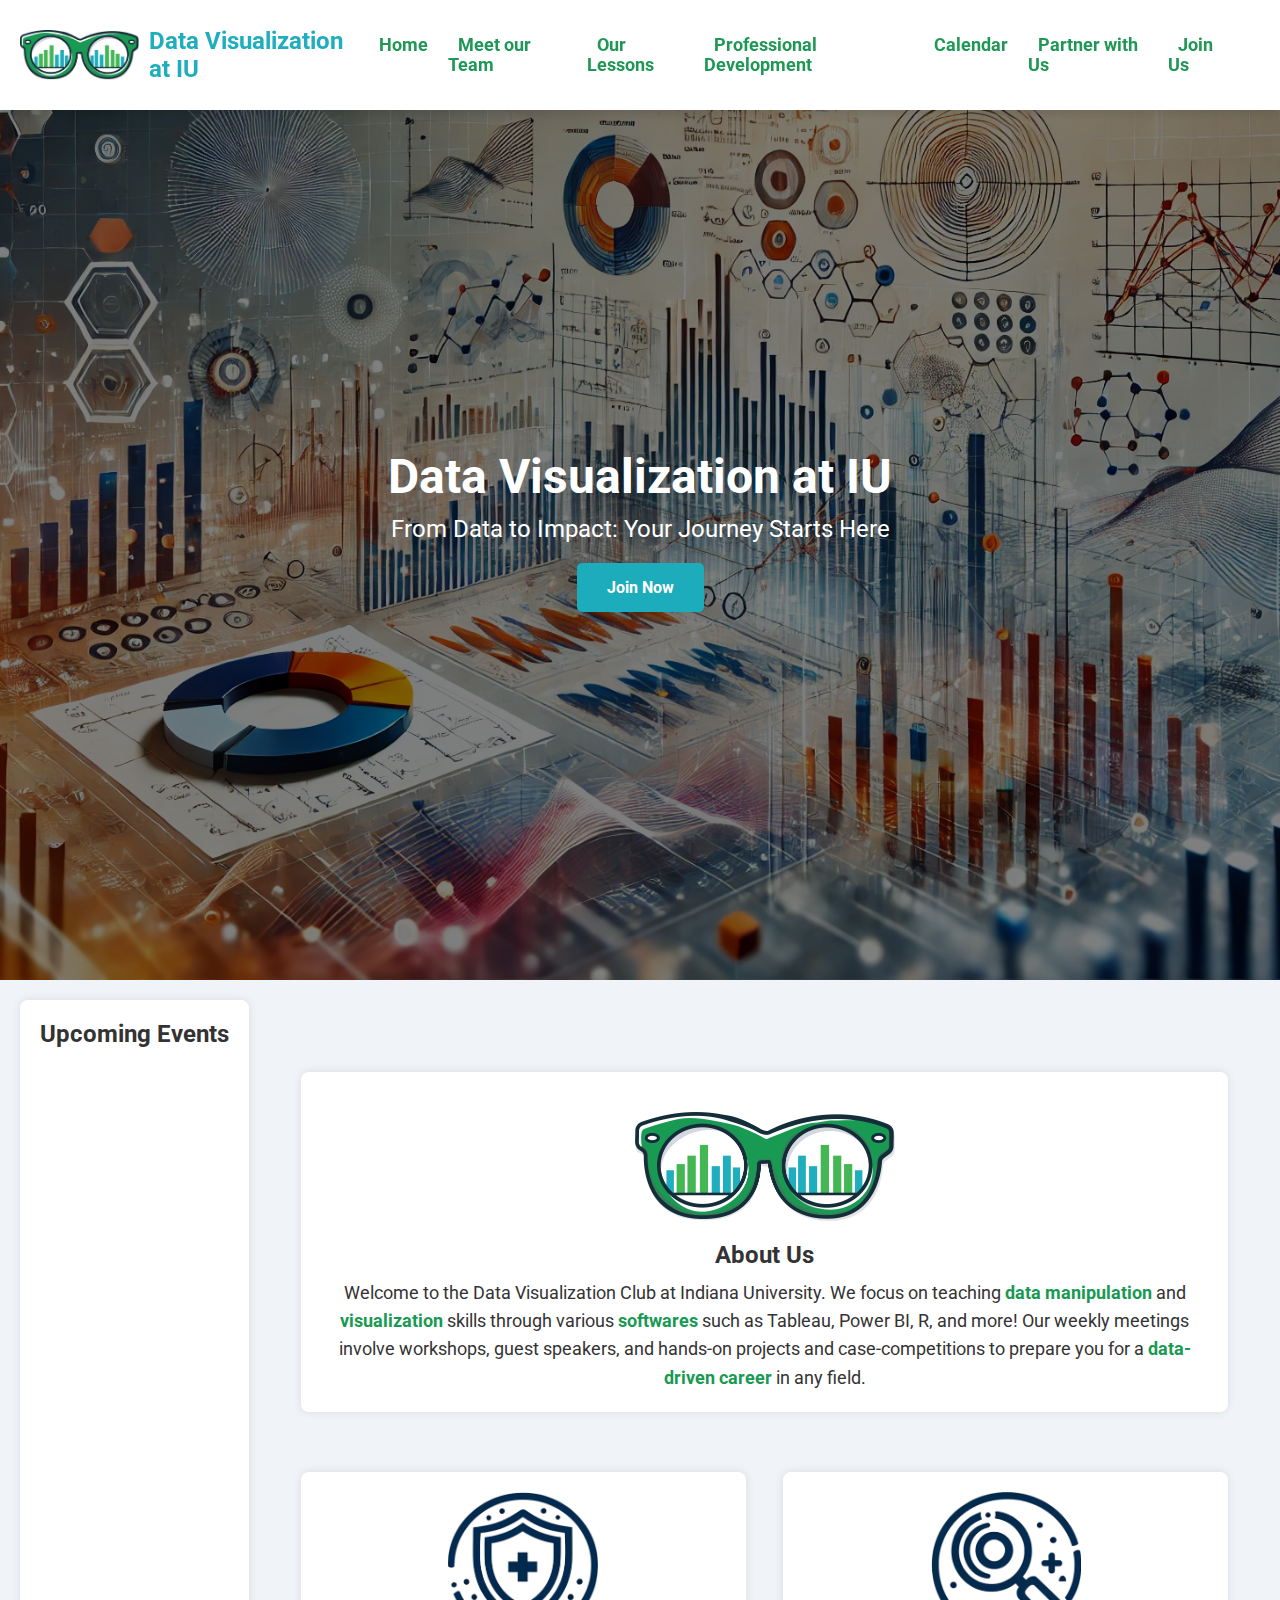
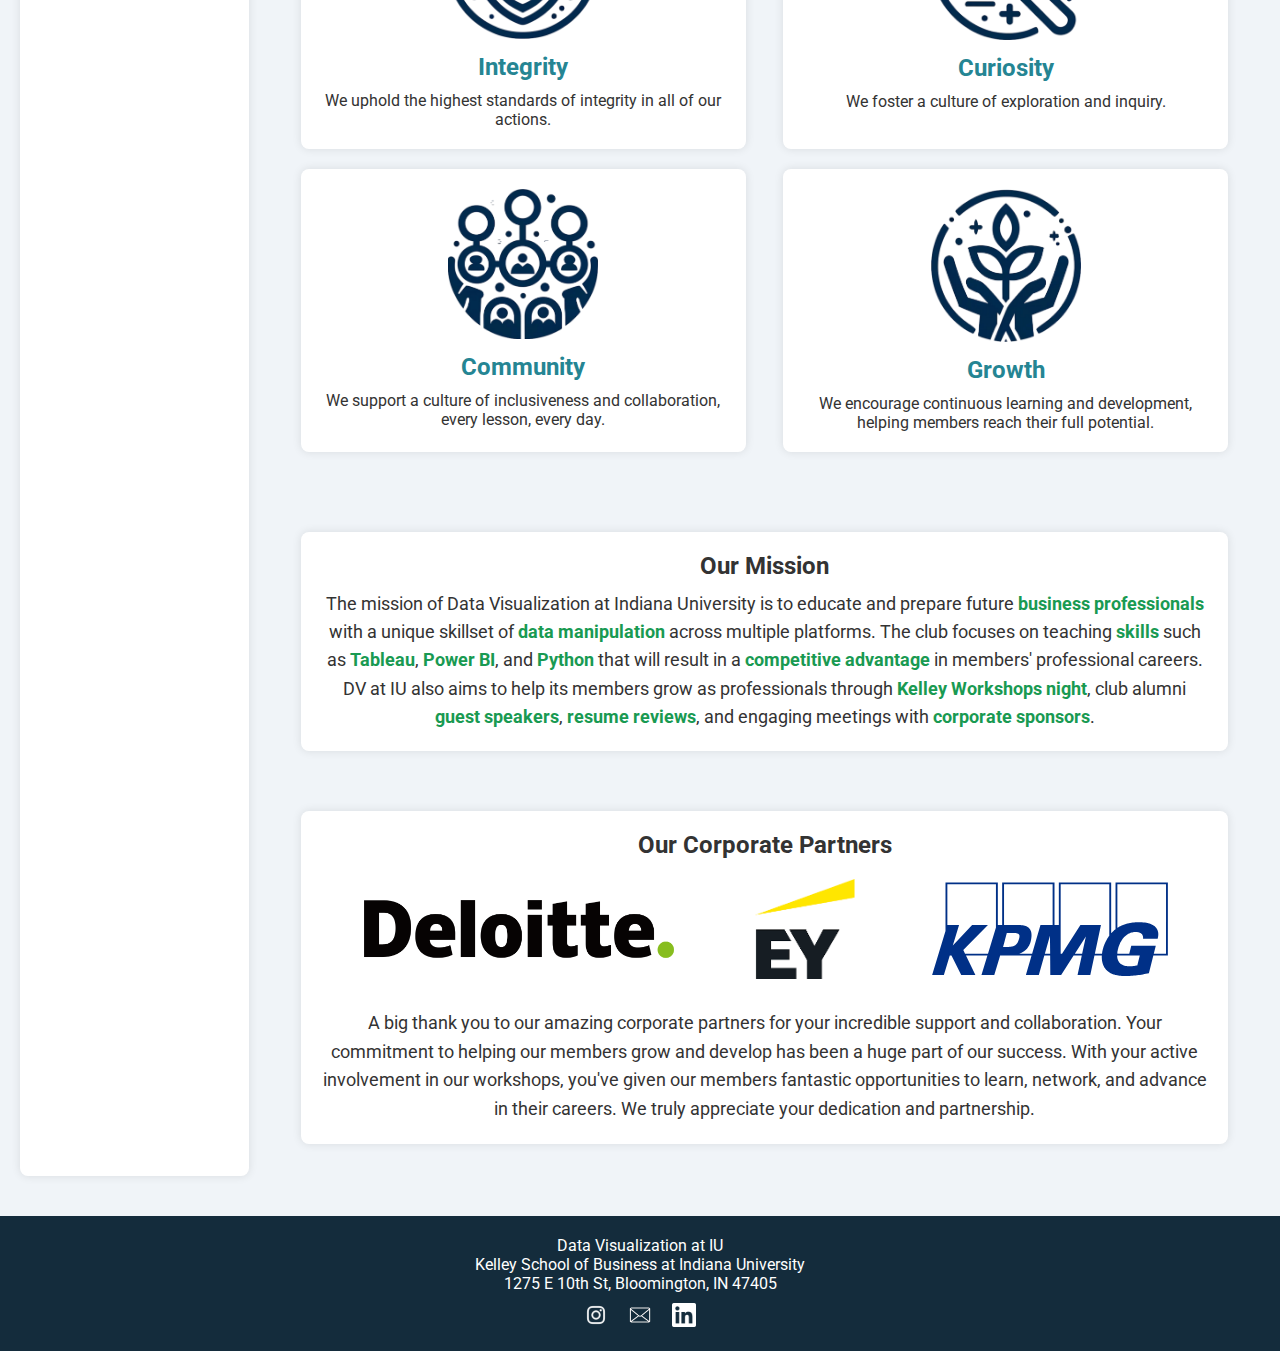
<file: index.html>
<!DOCTYPE html>
<html lang="en">

<head>
    <meta charset="UTF-8">
    <meta name="viewport" content="width=device-width, initial-scale=1.0">
    <title>Home | DV at IU</title>
    <link rel="stylesheet" href="styles.css">
    <link href="https://fonts.googleapis.com/css2?family=Roboto:wght@400;700&display=swap" rel="stylesheet">
    <style>
        body {
            font-family: 'Roboto', sans-serif;
            background: #f0f4f8;
        }

        header {
            height: 110px;
        }

        .info-container {
            display: flex;
            margin: 20px;
        }

        .upcoming-events {
            margin-bottom: 20px;
            padding: 20px;
            background-color: #ffffff;
            border-radius: 8px;
            box-shadow: 0 0 10px rgba(0, 0, 0, 0.1);
            max-width: 300px;
        }

        .upcoming-events h2 {
            font-size: 24px;
            margin-bottom: 10px;
        }

        .event-item {
            margin-bottom: 15px;
        }

        .event-date {
            font-weight: bold;
            color: #199a52;
        }

        .event-description {
            margin-top: 5px;
            color: #333;
        }

        .content-container {
            flex: 1;
            margin-left: 20px;
        }

        .card {
            margin-bottom: 20px;
            padding: 20px;
            background-color: #ffffff;
            border-radius: 8px;
            box-shadow: 0 0 10px rgba(0, 0, 0, 0.1);
        }

        .card h2 {
            font-size: 24px;
            margin-bottom: 10px;
        }

        .values-container {
            display: flex;
            flex-wrap: wrap;
            justify-content: space-between;
            margin: 20px 0;
        }

        .value-item {
            flex: 0 0 48%;
            margin-bottom: 20px;
            padding: 20px;
            background-color: #ffffff;
            border-radius: 8px;
            box-shadow: 0 0 10px rgba(0, 0, 0, 0.1);
            text-align: center;
        }

        .value-item img {
            max-width: 150px;
            margin-bottom: 10px;
        }

        .value-item h3 {
            font-size: 24px;
            margin-bottom: 10px;
            color: #258593;
        }

        .our-mission {
            margin-top: 20px;
            padding: 20px;
        }

        .events-section,
        .sponsors-section {
            margin: 20px 0;
            padding: 20px;
            background-color: #ffffff;
            border-radius: 8px;
            box-shadow: 0 0 10px rgba(0, 0, 0, 0.1);
        }

        .events-section h2,
        .sponsors-section h2 {
            font-size: 24px;
            margin-bottom: 10px;
        }

        .card-container {
            display: flex;
            flex-wrap: wrap;
            gap: 20px;
        }

        .workshop-card {
            flex: 0 0 30%;
            background-color: #ffffff;
            border-radius: 8px;
            box-shadow: 0 0 10px rgba(0, 0, 0, 0.1);
            overflow: hidden;
        }

        .workshop-card img {
            width: 100%;
            height: auto;
        }

        .workshop-card .content {
            padding: 15px;
        }

        .workshop-card .content h3 {
            font-size: 20px;
            margin-bottom: 5px;
        }

        .sponsors-logos {
            display: flex;
            justify-content: space-around;
            flex-wrap: wrap;
            margin-bottom: 20px;
            align-items: center; /* Center-align logos */
        }

        .sponsors-logos img {
            height: 100px; /* Set a consistent height for all logos */
            width: auto; /* Maintain the original aspect ratio */
            margin: 10px;
            display: block; /* Prevent any automatic oval framing */
            border-radius: 0; /* Ensure no border-radius is applied */
        }

        .sponsors-logos img[alt="Deloitte"] {
            height: 70px;
        }

        .sponsors-section p {
            font-size: 18px;
            color: #333;
        }

        .clear {
            clear: both;
        }

        .section-container {
            display: block;
            width: 100%;
        }

        .highlight {
            font-weight: bold;
            color: #199a52;
        }

        .about-us-logo {
            width: 300px !important; /* Ensure this width is applied */
            height: auto !important; /* Maintain the original aspect ratio */
            display: block !important; /* Ensure the image displays as a block element */
            margin: 0 auto !important; /* Center the image horizontally */
            border-radius: 0 !important; /* Force no border-radius */
            box-shadow: none !important; /* Remove any box-shadow if present */
            border: none !important; /* Remove any border if applied */
            padding: 20px
        }

        .about-us p, 
        .our-mission p {
            color: #333; /* Set text color to #333 */
        }
        /* Mobile menu styles */
        .mobile-menu {
            display: none; /* Hide by default */
            list-style-type: none;
            padding: 0;
            margin: 0;
            background-color: #ffffff;
            position: absolute;
            top: 100%;
            right: 0;
            width: 200px;
            box-shadow: 0 0 10px rgba(0, 0, 0, 0.1);
        }

        .mobile-menu li {
            border-bottom: 1px solid #ddd;
        }

        .mobile-menu a {
            display: block;
            padding: 15px;
            text-decoration: none;
            color: #333;
        }

        .mobile-menu a:hover {
            background-color: #f0f4f8;
        }

        /* Show the mobile menu when toggled */
        .mobile-menu.show {
            display: block;
        }

        /* Style for the mobile menu button */
        .mobile-menu-button {
            background: none;
            border: none;
            cursor: pointer;
            font-size: 24px;
            line-height: 1;
            padding: 10px;
            display: none; /* Hide by default */
        }

        .mobile-menu-icon::before {
            content: "☰"; /* Hamburger icon */
        }

        /* Hide desktop menu on mobile */
        .desktop-menu {
            display: flex;
        }

        @media (max-width: 768px) {
            .desktop-menu {
                display: none; /* Hide desktop menu on mobile */
            }

            .mobile-menu-button {
                display: block; /* Show the mobile menu button on mobile */
            }
        }

    </style>
</head>

<body>
    <header>
        <div class="logo-container">
            <img src="dv logo.png" alt="DV Logo" class="logo">
            <span class="header-text">Data Visualization at IU</span>
        </div>
        <nav>
            <ul class="desktop-menu">
                <li><a href="index.html" class="active">Home</a></li>
                <li><a href="team.html">Meet our Team</a></li>
                <li><a href="lessons.html">Our Lessons</a></li>
                <li><a href="professional-development.html">Professional Development</a></li>
                <li><a href="current-semester.html">Calendar</a></li>
                <li><a href="partner-with-us.html">Partner with Us</a></li>
                <li><a href="apply.html">Join Us</a></li>
            </ul>
            <!-- Mobile menu button -->
            <button class="mobile-menu-button" aria-label="Toggle menu">
                <span class="mobile-menu-icon"></span>
            </button>
        </nav>
        <!-- Mobile menu -->
        <ul class="mobile-menu">
            <li><a href="index.html" class="active">Home</a></li>
            <li><a href="team.html">Meet our Team</a></li>
            <li><a href="lessons.html">Our Lessons</a></li>
            <li><a href="professional-development.html">Professional Development</a></li>
            <li><a href="current-semester.html">Calendar</a></li>
            <li><a href="partner-with-us.html">Partner with Us</a></li>
            <li><a href="apply.html">Join Us</a></li>
        </ul>
    </header>


    <section id="home" class="hero">
        <div class="hero-overlay"></div>
        <div class="hero-text">
            <h1>Data Visualization at IU</h1>
            <p>From Data to Impact: Your Journey Starts Here</p>
            <a href="apply.html" class="cta-button">Join Now</a>
        </div>
    </section>

    <section id="info" class="info-container">
        <div class="upcoming-events">
            <h2>Upcoming Events</h2>
            <div class="events-list">
                <!-- Events will be dynamically inserted here by JavaScript -->
            </div>
        </div>

        <div class="content-container">
            <div class="cards-container">
                <div class="section-container">
                    <div class="card about-us">
                        <img src="dv logo.png" alt="DV Logo" class="about-us-logo">
                        <h2>About Us</h2>
                        <p>Welcome to the Data Visualization Club at Indiana University. We focus on teaching <span class="highlight">data
                            manipulation</span> and <span class="highlight">visualization</span> skills through various <span class="highlight">softwares</span> such as Tableau, Power BI,
                            R, and more! Our weekly meetings involve workshops, guest speakers, and hands-on projects and case-competitions to
                            prepare you for a <span class="highlight">data-driven career</span> in any field.</p>
                    </div>
                </div>

                <div class="values-container">
                    <div class="value-item">
                        <img src="integrity.png" alt="Integrity Icon">
                        <h3>Integrity</h3>
                        <p>We uphold the highest standards of integrity in all of our actions.</p>
                    </div>
                    <div class="value-item">
                        <img src="curiosity.png" alt="Curiosity Icon">
                        <h3>Curiosity</h3>
                        <p>We foster a culture of exploration and inquiry.</p>
                    </div>
                    <div class="value-item">
                        <img src="community.png" alt="Community Icon">
                        <h3>Community</h3>
                        <p>We support a culture of inclusiveness and collaboration, every lesson, every day.</p>
                    </div>
                    <div class="value-item">
                        <img src="growth.png" alt="Growth Icon">
                        <h3>Growth</h3>
                        <p>We encourage continuous learning and development, helping members reach their full potential.
                        </p>
                    </div>
                </div>

                <!-- Our Mission Section -->
                <div class="section-container">
                    <div class="card our-mission">
                        <h2>Our Mission</h2>
                        <p>
                            The mission of Data Visualization at Indiana University is to educate and prepare future
                            <span class="highlight">business professionals</span> with a unique skillset of <span class="highlight">data manipulation</span> across multiple
                            platforms. The club focuses on teaching <span class="highlight">skills</span> such as <span class="highlight">Tableau</span>,
                            <span class="highlight">Power BI</span>, and <span class="highlight">Python</span> that will result in a <span class="highlight">competitive advantage</span> in members'
                            professional careers. DV at IU also aims to help its members grow as professionals through <span class="highlight">Kelley Workshops night</span>, club alumni <span class="highlight">guest speakers</span>, <span class="highlight">resume reviews</span>, and engaging meetings with
                            <span class="highlight">corporate sponsors</span>.
                        </p>

                    </div>
                </div>

                <!-- Corporate Partners Section -->
                <div class="section-container">
                    <div class="card sponsors-section">
                        <h2>Our Corporate Partners</h2>
                        <div class="sponsors-logos">
                            <img src="Deloitte.svg.png" alt="Deloitte">
                            <img src="ey.png" alt="EY">
                            <img src="kpmg.svg" alt="KPMG">
                        </div>
                        <p>A big thank you to our amazing corporate partners for your incredible support and collaboration. Your commitment to helping our members grow and develop has been a huge part of our success. With your active involvement in our workshops, you've given our members fantastic opportunities to learn, network, and advance in their careers. We truly appreciate your dedication and partnership.</p>
                    </div>
                </div>
            </div>
        </div>
    </section>

    <footer>
        <p>Data Visualization at IU<br>
            Kelley School of Business at Indiana University<br>
            1275 E 10th St, Bloomington, IN 47405</p>
        <div class="footer-links">
            <a href="https://www.instagram.com/dataviz_iu/" target="_blank"><img src="instagram-icon.png"
                    alt="Instagram"></a>
            <a href="mailto:DataVisualizationAtIU@gmail.com"><img src="email-icon.png" alt="Email"></a>
            <a href="http://www.linkedin.com/company/data-visualization-at-iu/" target="_blank"><img
                    src="linkedin-icon.png" alt="LinkedIn"></a>
        </div>
    </footer>
    <script>
        document.addEventListener('DOMContentLoaded', function () {
            setTimeout(() => {
                const heroText = document.querySelector('.hero-text');
                const ctaButton = document.querySelector('.cta-button');
                heroText.classList.add('show-text');
                ctaButton.classList.add('show-button');
            }, 100);

            const events = [
                {date: '2024-08-26', description: ['First Day of Classes', 'Member Applications Open at 12 AM']},
                {date: '2024-09-03', description: ['Callout Meeting: https://iu.zoom.us/j/81098350636']},
                {date: '2024-09-06', description: ['Member Applications Closes at 11:59 PM']},
                {date: '2024-09-09', description: ['Lesson 1: 7:30 PM - 8:30 PM', 'DV 1-on-1 Chats Open at 12 AM']},
                {date: '2024-09-16', description: ['Resume Workshop: 7:30 PM - 8:30 PM']},
                {date: '2024-09-23', description: ['Lesson 2: 7:30 PM - 8:30 PM']},
                {date: '2024-09-30', description: ['Lesson 3: 7:30 PM - 8:30 PM']},
                {date: '2024-10-07', description: ['Corporate Event: 7:30 PM - 8:30 PM']},
                {date: '2024-10-14', description: ['DV Social: 7:30 PM - 8:30 PM']},
                {date: '2024-10-21', description: ['Lesson 4: 7:30 PM - 8:30 PM']},
                {date: '2024-10-25', description: ['Semester Workshop: 12 PM - 2 PM']},
                {date: '2024-10-28', description: ['KPMG Interview Workshop: 7:30 PM - 8:30 PM', 'Exec Apps Open at 12 AM']},
                {date: '2024-11-04', description: ['Lesson 5: 7:30 PM - 8:30 PM']},
                {date: '2024-11-11', description: ['Lesson 6: 7:30 PM - 8:30 PM', 'Case Comp Details Announced']},
                {date: '2024-11-15', description: ['Exec Apps Close at 11:59 PM', 'DV 1-on-1 Chats Close at 11:59 PM']},
                {date: '2024-11-17', description: ['Case Comp Materials Due at 11:59 PM']},
                {date: '2024-11-18', description: ['Case Comp Presentations: 7:30 PM - 9:30 PM']},
            ];

            const today = new Date();
            // Set today to the start of the day to avoid time discrepancies
            today.setHours(0, 0, 0, 0);
            const eventsContainer = document.querySelector('.events-list');

            events.forEach(event => {
                // Create a Date object for event date
                const eventDate = new Date(event.date + 'T00:00:00');
                // Check if the event date is today or in the future
                if (eventDate >= today) {
                    const dayOfWeek = eventDate.toLocaleDateString('en-US', {weekday: 'long', timeZone: 'America/New_York'});
                    const formattedDate = eventDate.toLocaleDateString('en-US', {month: 'long', day: 'numeric', timeZone: 'America/New_York'});

                    const eventItem = document.createElement('div');
                    eventItem.classList.add('event-item');

                    const eventDateElement = document.createElement('div');
                    eventDateElement.classList.add('event-date');
                    eventDateElement.textContent = `${dayOfWeek}, ${formattedDate}`;

                    eventItem.appendChild(eventDateElement);

                    event.description.forEach(desc => {
                        const eventDescription = document.createElement('div');
                        eventDescription.classList.add('event-description');
                        eventDescription.textContent = desc;
                        eventItem.appendChild(eventDescription);
                    });

                    eventsContainer.appendChild(eventItem);
                }
            });
        });
    </script>

    <script>
        document.addEventListener('DOMContentLoaded', function () {
            const mobileMenuButton = document.querySelector('.mobile-menu-button');
            const mobileMenu = document.querySelector('.mobile-menu');

            mobileMenuButton.addEventListener('click', function () {
                mobileMenu.classList.toggle('show');
            });
        });
    </script>
</body>

</html>
</file>
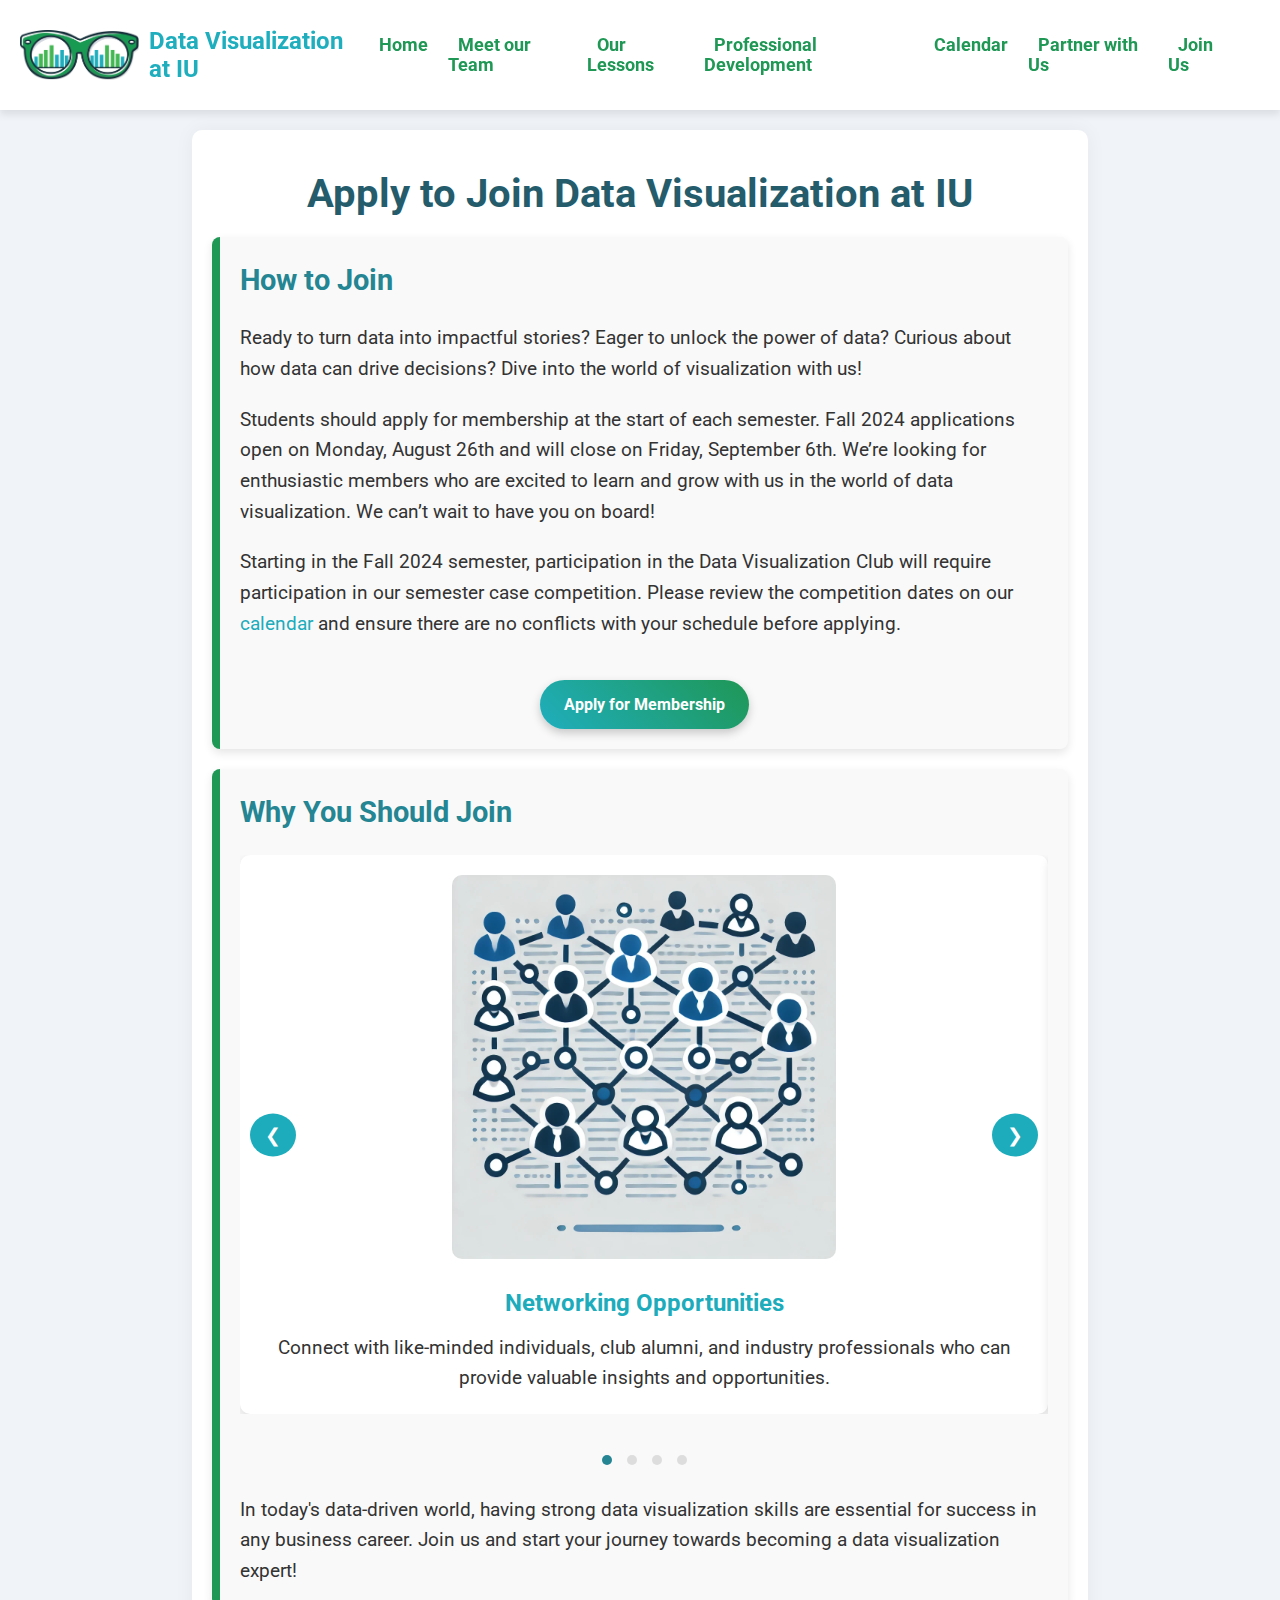
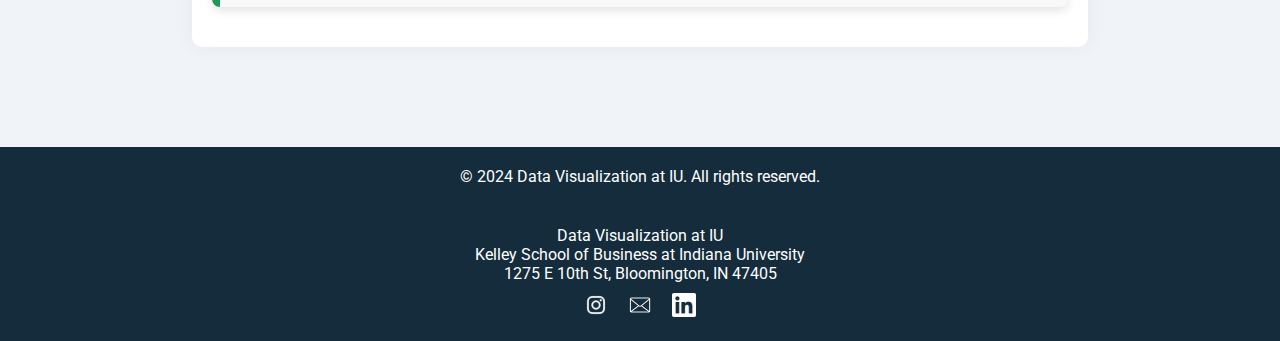
<file: apply.html>
<!DOCTYPE html>
<html lang="en">
<head>
    <meta charset="UTF-8">
    <meta name="viewport" content="width=device-width, initial-scale=1.0">
    <title>Apply to Join | DV at IU</title>
    <link rel="stylesheet" href="styles.css">
    <link href="https://fonts.googleapis.com/css2?family=Roboto:wght@400;700&display=swap" rel="stylesheet">
    <style>
        body {
            font-family: 'Roboto', sans-serif;
            margin: 0;
            padding: 0;
            background: #f0f4f8;
        }

        header {
            height: 110px; 
            background: #fff;
            position: fixed;
            width: 100%;
            top: 0;
            left: 0;
            z-index: 1000;
        }

        main {
            padding: 40px 20px;
            max-width: 70%; /* Ensure main content doesn't exceed viewport width */
            margin: 130px auto 100px auto; 
            background: #fff;
            border-radius: 10px;
            box-shadow: 0 0 20px rgba(0, 0, 0, 0.05);
            box-sizing: border-box; /* Ensure padding doesn't overflow */
        }
        
        .apply-section h1 {
            text-align: center;
            font-size: 2.5rem; /* Adjusted font size for better fit */
            color: #245c6c;
            margin-bottom: 20px;
        }

        .apply-content {
            display: flex;
            flex-direction: column;
            gap: 20px;
            font-size: 1.2em; /* Adjusted font size */
            line-height: 1.6; /* Adjusted line height */
        }

        .how-to-join, .why-join {
            padding: 20px;
            border-radius: 8px;
            border-left: 8px solid #1f9755;
            background: #f9f9f9;
            display: flex;
            flex-direction: column;
            gap: 20px;
            box-shadow: 0 4px 10px rgba(0, 0, 0, 0.1);
            transition: transform 0.3s, box-shadow 0.3s;
        }

        .how-to-join:hover, .why-join:hover {
            transform: translateY(-5px);
            box-shadow: 0 8px 20px rgba(0, 0, 0, 0.2);
        }

        .apply-link {
            display: inline-block;
            background: linear-gradient(45deg, #1faebd, #1f9755);
            color: #fff;
            padding: 12px 24px; /* Adjusted padding */
            border-radius: 50px;
            text-decoration: none;
            font-weight: 700;
            font-size: 1rem; /* Adjusted font size */
            text-align: center;
            margin: 20px auto 0 auto;
            width: fit-content;
            box-shadow: 0 4px 10px rgba(0, 0, 0, 0.2);
            transition: background 0.3s, transform 0.3s;
        }

        .apply-link:hover {
            background: linear-gradient(45deg, #178ea3, #1a7b44);
            transform: scale(1.05);
        }

        .carousel-container {
            position: relative;
            width: 100%;
            overflow: hidden;
        }

        .carousel {
            display: flex;
            transition: transform 0.5s ease-in-out;
        }

        .carousel-item {
            flex: 0 0 100%;
            box-sizing: border-box;
            text-align: center;
            padding: 20px; /* Adjusted padding */
            background: #ffffff;
            border-radius: 10px;
            box-shadow: 0 4px 10px rgba(0, 0, 0, 0.1);
            margin: 0;
            display: flex;
            flex-direction: column;
            align-items: center;
            justify-content: center;
        }

        .carousel-item img {
            max-width: 50%; /* Ensure image scales with the container */
            height: auto;
            border-radius: 10px;
            margin-bottom: 15px; /* Adjusted margin */
        }

        .carousel-item h3 {
            font-size: 1.5rem; /* Adjusted font size */
            color: #1cacbc;
            margin: 10px 0;
        }

        .carousel-item p {
            color: #333;
            margin: 0;
            font-size: 1em; /* Adjusted font size */
        }

        .carousel-button {
            position: absolute;
            top: 50%;
            transform: translateY(-50%);
            background: #1cacbc;
            color: #fff;
            border: none;
            padding: 10px 15px; /* Adjusted padding */
            cursor: pointer;
            border-radius: 50%;
            font-size: 1.2rem;
            transition: background 0.3s;
        }

        .carousel-button:hover {
            background: #258593;
        }

        .carousel-button.prev {
            left: 10px; /* Adjusted positioning */
        }

        .carousel-button.next {
            right: 10px; /* Adjusted positioning */
        }

        .dots {
            text-align: center;
            margin-top: 10px;
        }

        .dot {
            display: inline-block;
            width: 10px; /* Adjusted size */
            height: 10px; /* Adjusted size */
            margin: 0 5px;
            background: #ddd;
            border-radius: 50%;
            cursor: pointer;
            transition: background 0.3s;
        }

        .dot.active {
            background: #258593;
        }

        @keyframes fadeIn {
            0% { opacity: 0; transform: translateY(20px); }
            100% { opacity: 1; transform: translateY(0); }
        }

        .apply-content, .benefits-list {
            animation: fadeIn 1s ease-in-out;
        }

        h2 {
            color: #248593;
        }

        .calendar a {
            font-size: 1em;
            color: #1cacbc;
            text-decoration: none;
            transition: color 0.3s;
        }

        .calendar a:hover {
            color: #258593;
            text-decoration: underline;
        }

        /* Mobile menu styles */
        .mobile-menu {
            display: none;
            list-style-type: none;
            padding: 0;
            margin: 0;
            background-color: #ffffff;
            position: absolute;
            top: 100%;
            right: 0;
            width: 200px;
            box-shadow: 0 0 10px rgba(0, 0, 0, 0.1);
        }

        .mobile-menu li {
            border-bottom: 1px solid #ddd;
        }

        .mobile-menu a {
            display: block;
            padding: 15px;
            text-decoration: none;
            color: #333;
        }

        .mobile-menu a:hover {
            background-color: #f0f4f8;
        }

        .mobile-menu.show {
            display: block;
        }

        .mobile-menu-button {
            background: none;
            border: none;
            cursor: pointer;
            font-size: 24px;
            line-height: 1;
            padding: 10px;
            display: none;
        }

        .mobile-menu-icon::before {
            content: "☰";
        }

        .desktop-menu {
            display: flex;
        }

        @media (max-width: 768px) {
            .desktop-menu {
                display: none;
            }

            .mobile-menu-button {
                display: block;
            }
        }
    </style>
</head>
<body>
    <header>
        <div class="logo-container">
            <img src="dv logo.png" alt="DV Logo" class="logo">
            <span class="header-text">Data Visualization at IU</span>
        </div>
        <nav>
            <ul class="desktop-menu">
                <li><a href="index.html" class="active">Home</a></li>
                <li><a href="team.html">Meet our Team</a></li>
                <li><a href="lessons.html">Our Lessons</a></li>
                <li><a href="professional-development.html">Professional Development</a></li>
                <li><a href="current-semester.html">Calendar</a></li>
                <li><a href="partner-with-us.html">Partner with Us</a></li>
                <li><a href="apply.html">Join Us</a></li>
            </ul>
            <button class="mobile-menu-button" aria-label="Toggle menu">
                <span class="mobile-menu-icon"></span>
            </button>
        </nav>
        <ul class="mobile-menu">
            <li><a href="index.html">Home</a></li>
            <li><a href="team.html">Meet our Team</a></li>
            <li><a href="lessons.html">Our Lessons</a></li>
            <li><a href="professional-development.html">Professional Development</a></li>
            <li><a href="current-semester.html">Calendar</a></li>
            <li><a href="partner-with-us.html">Partner with Us</a></li>
            <li><a href="apply.html">Join Us</a></li>
        </ul>
    </header>
    <main>
        <section id="apply" class="apply-section">
            <h1>Apply to Join Data Visualization at IU</h1>
            <div class="apply-content">
                <div class="how-to-join">
                    <h2>How to Join</h2>
                    <p>Ready to turn data into impactful stories? Eager to unlock the power of data? Curious about how data can drive decisions? Dive into the world of visualization with us!</p> 
                    <p>Students should apply for membership at the start of each semester. Fall 2024 applications open on Monday, August 26th and will close on Friday, September 6th. We’re looking for enthusiastic members who are excited to learn and grow with us in the world of data visualization. We can’t wait to have you on board!</p>

                    <div class="calendar">
                    <p>Starting in the Fall 2024 semester, participation in the Data Visualization Club will require participation in our semester case competition. Please review the competition dates on our <a href="current-semester.html">calendar</a> and ensure there are no conflicts with your schedule before applying.</p>
                    </div>
                    <a href="https://docs.google.com/forms/d/e/1FAIpQLSf7yOoLH8O233jc5DBIIzfZcGbHFsSdEzlu8Y5qoU7r3hQuuA/viewform?usp=sf_link" class="apply-link">Apply for Membership</a>
                </div>
                <div class="why-join">
                    <h2>Why You Should Join</h2>
                    <div class="carousel-container">
                        <div class="carousel">
                            <div class="carousel-item">
                                <img src="networking.webp" alt="Networking Opportunities">
                                <h3>Networking Opportunities</h3>
                                <p>Connect with like-minded individuals, club alumni, and industry professionals who can provide valuable insights and opportunities.</p>
                            </div>
                            <div class="carousel-item">
                                <img src="learningexperience.webp" alt="Learning Experience">
                                <h3>Learning Experience</h3>
                                <p>Gain hands-on experience with tools like Tableau, Power BI, and Salesforce, and learn from workshops and guest speakers.</p>
                            </div>
                            <div class="carousel-item">
                                <img src="careerdevelopment.webp" alt="Career Development">
                                <h3>Career Development</h3>
                                <p>Participate in resume reviews, interview prep sessions, and meetings with corporate sponsors to prepare for a successful career in the business world.</p>
                            </div>
                            <div class="carousel-item">
                                <img src="professionalgrowth.webp" alt="Professional Growth">
                                <h3>Professional Growth</h3>
                                <p>Develop a unique skillset in data manipulation and visualization that will give you a competitive edge in your career.</p>
                            </div>
                        </div>
                        <button class="carousel-button prev">&#x276E;</button>
                        <button class="carousel-button next">&#x276F;</button>
                    </div>
                    <div class="dots">
                        <span class="dot active"></span>
                        <span class="dot"></span>
                        <span class="dot"></span>
                        <span class="dot"></span>
                    </div>
                    <p>In today's data-driven world, having strong data visualization skills are essential for success in any business career. Join us and start your journey towards becoming a data visualization expert!</p>
                </div>
            </div>
        </section>
    </main>
    <footer>
        <p>&copy; 2024 Data Visualization at IU. All rights reserved.</p>
    </footer>
    <script>
        document.addEventListener('DOMContentLoaded', function() {
            const prevButton = document.querySelector('.carousel-button.prev');
            const nextButton = document.querySelector('.carousel-button.next');
            const carousel = document.querySelector('.carousel');
            const dots = document.querySelectorAll('.dot');

            let currentIndex = 0;

            function updateCarousel() {
                const offset = -currentIndex * 100;
                carousel.style.transform = `translateX(${offset}%)`;

                dots.forEach((dot, index) => {
                    dot.classList.toggle('active', index === currentIndex);
                });
            }

            function moveToNext() {
                currentIndex = (currentIndex + 1) % dots.length;
                updateCarousel();
            }

            function moveToPrev() {
                currentIndex = (currentIndex - 1 + dots.length) % dots.length;
                updateCarousel();
            }

            nextButton.addEventListener('click', moveToNext);
            prevButton.addEventListener('click', moveToPrev);

            dots.forEach((dot, index) => {
                dot.addEventListener('click', () => {
                    currentIndex = index;
                    updateCarousel();
                });
            });

            updateCarousel(); // Initialize
        });

        document.querySelector('.mobile-menu-button').addEventListener('click', function() {
            document.querySelector('.mobile-menu').classList.toggle('show');
        });
    </script>
    <footer>
        <p>Data Visualization at IU<br>
        Kelley School of Business at Indiana University<br>
        1275 E 10th St, Bloomington, IN 47405</p>
        <div class="footer-links">
            <a href="https://www.instagram.com/dataviz_iu/" target="_blank"><img src="instagram-icon.png" alt="Instagram"></a>
            <a href="mailto:DataVisualizationAtIU@gmail.com"><img src="email-icon.png" alt="Email"></a>
            <a href="http://www.linkedin.com/company/data-visualization-at-iu/" target="_blank"><img src="linkedin-icon.png" alt="LinkedIn"></a>
        </div>
    </footer>
</body>
</html>
</file>
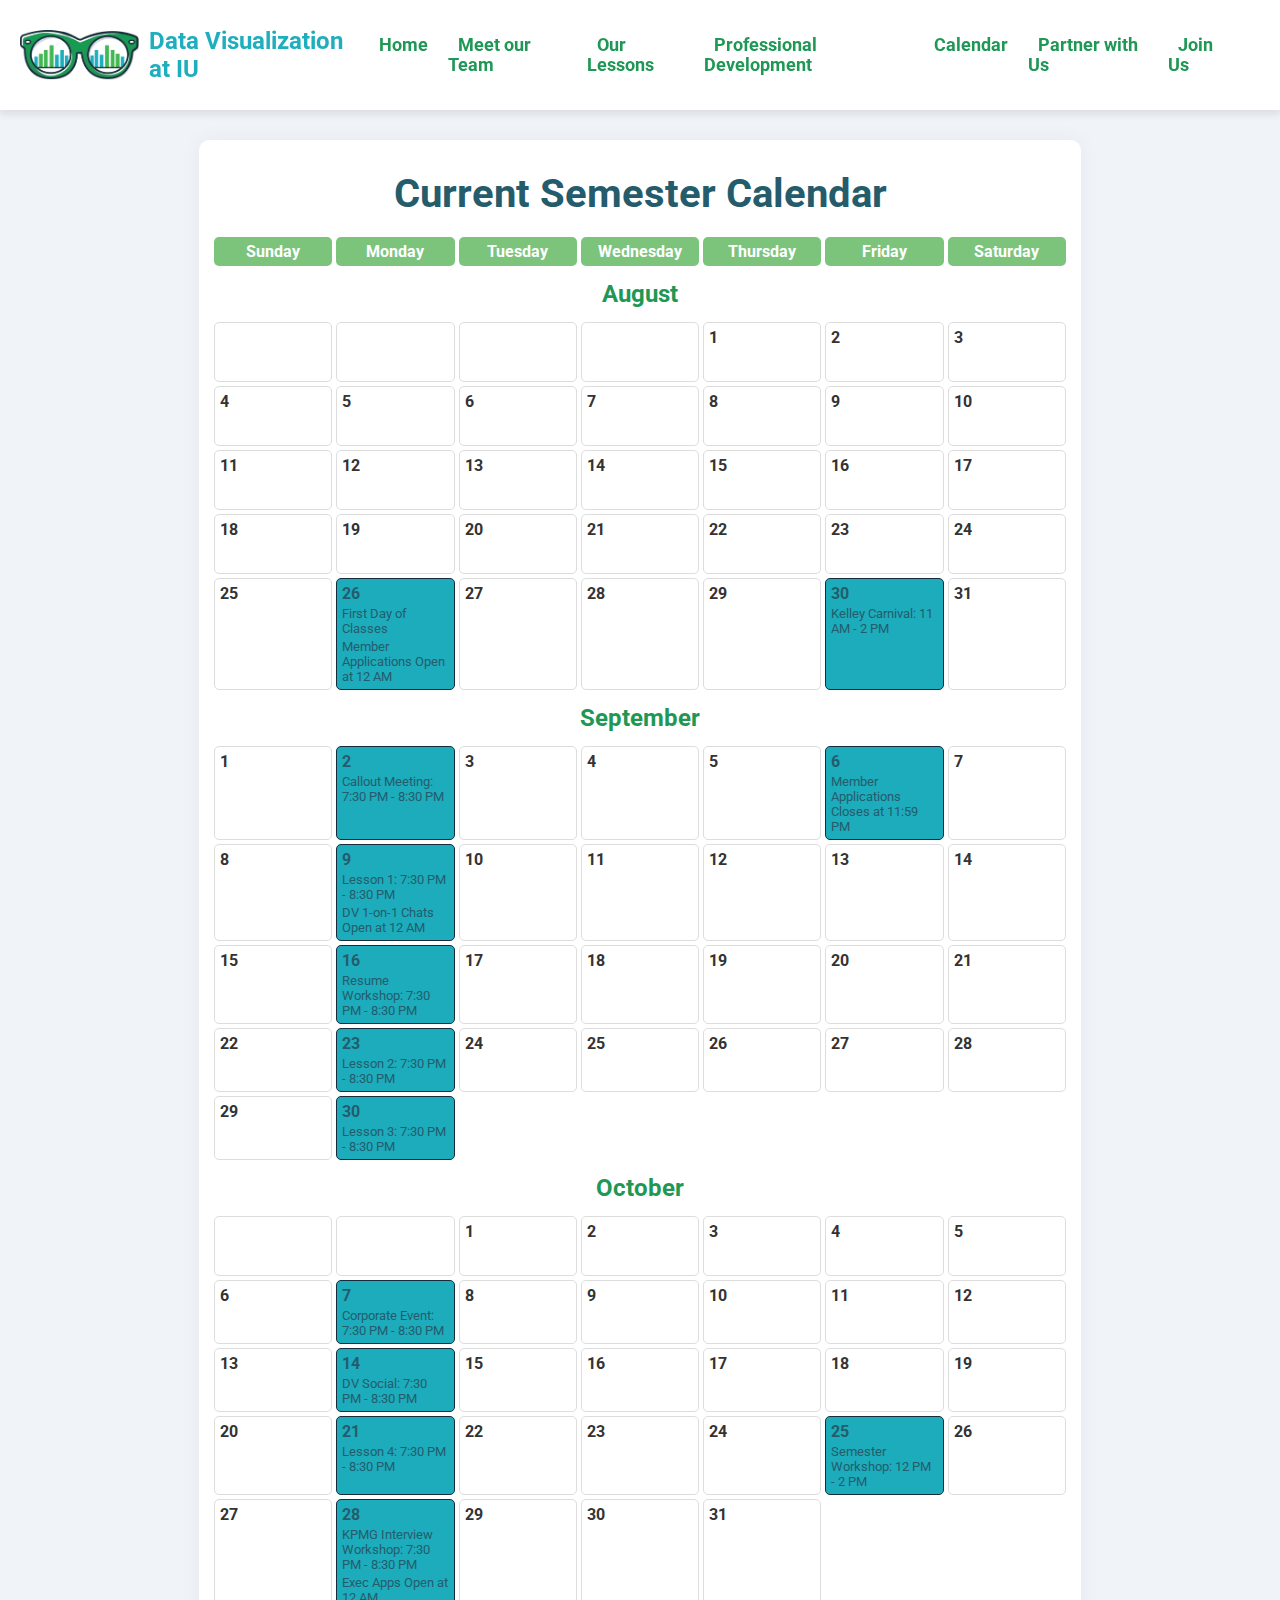
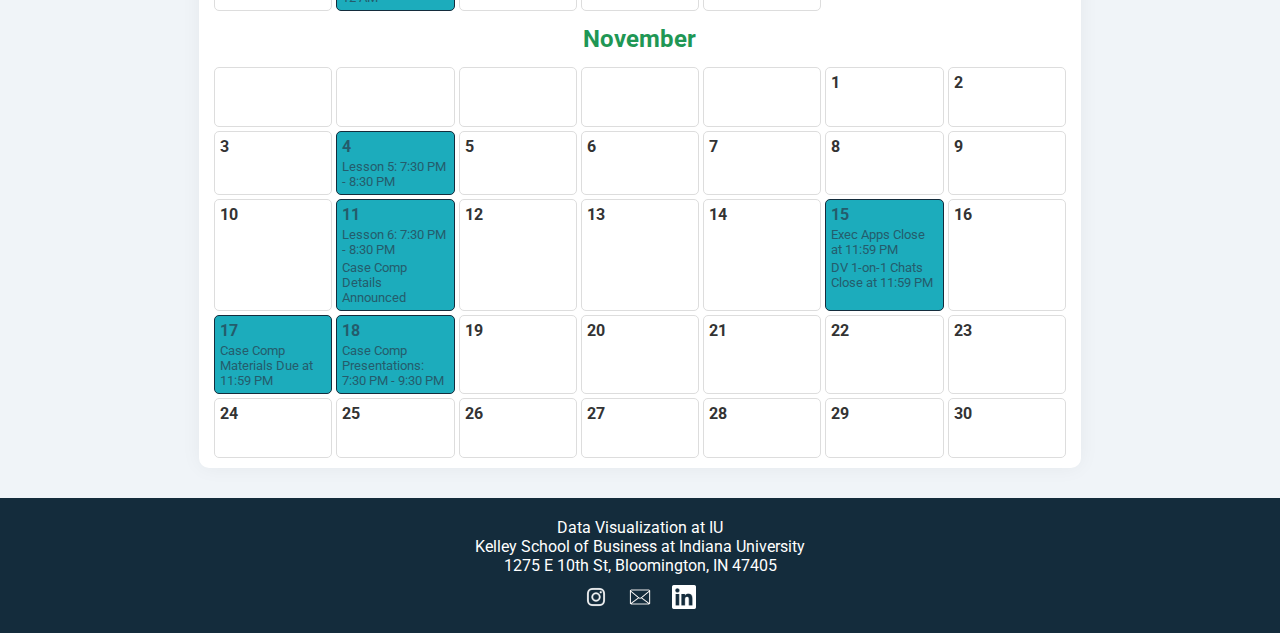
<file: current-semester.html>
<!DOCTYPE html>
<html lang="en">
<head>
    <meta charset="UTF-8">
    <meta name="viewport" content="width=device-width, initial-scale=1.0">
    <title>Current Semester | DV at IU</title>
    <link rel="stylesheet" href="styles.css">
    <link href="https://fonts.googleapis.com/css2?family=Roboto:wght@400;700&display=swap" rel="stylesheet">
    <style>
        body {
            font-family: 'Roboto', sans-serif;
            margin: 0;
            padding: 0;
            background: #f0f4f8;
            padding-top: 60px; /* Adjust this value to match the height of your header */
        }

        header {
            height: 110px;
        }

        .container {
            display: flex;
            justify-content: center;
            padding: 0 10px; /* Add padding to handle mobile margins */
            margin-bottom: 30px;
        }

        main {
            width: 100%;
            max-width: 70%; /* Ensure main content doesn't get too wide */
            background: #fff;
            border-radius: 10px;
            box-shadow: 0 0 20px rgba(0, 0, 0, 0.05);
            margin-top: 80px; /* Adjust this value to match the height of your header */
            padding: 10px;
            box-sizing: border-box;
        }

        h1 {
            text-align: center;
            font-size: 2.5rem; /* Adjusted for better mobile readability */
            color: #245c6c;
            padding: 20px;
        }

        .calendar {
            display: grid;
            grid-template-columns: repeat(7, 1fr);
            gap: 4px; /* Reduced gap for mobile devices */
            overflow-x: auto; /* Allows horizontal scrolling */
            -webkit-overflow-scrolling: touch; /* Smooth scrolling on iOS */
            padding: 0 5px; /* Extra padding to ensure full visibility */
        }

        .calendar-header {
            display: contents;
        }

        .calendar-header div {
            text-align: center;
            font-weight: bold;
            background: #7cc47c;
            color: white;
            padding: 5px;
            border-radius: 5px;
            font-size: 1rem; /* Adjusted for better mobile readability */
        }

        .calendar-body {
            display: contents;
        }

        .calendar-day {
            background: #fff;
            border: 1px solid #ddd;
            padding: 5px;
            border-radius: 5px;
            position: relative;
            min-height: 60px; /* Reduced height for mobile devices */
            box-sizing: border-box; /* Ensures padding and border are included in the total width */
            font-size: 1rem; /* Adjusted for better mobile readability */
        }

        .day-number {
            font-weight: bold;
        }

        .event {
            font-size: 0.8rem; /* Adjusted for better mobile readability */
            margin-top: 3px;
        }

        .month-break {
            grid-column: span 7;
            font-size: 1.5rem; /* Adjusted for better mobile readability */
            font-weight: bold;
            text-align: center;
            margin: 10px 0;
            color: #1f9755;
        }

        .important-date {
            background-color: #1cacbc; /* Light blue background */
            border: 1px solid #142c3c; /* Slightly darker border */
            color: #245c6c; /* Darker text color for contrast */
        }

        /* Mobile menu styles */
        .mobile-menu {
            display: none; /* Hide by default */
            list-style-type: none;
            padding: 0;
            margin: 0;
            background-color: #ffffff;
            position: absolute;
            top: 100%;
            right: 0;
            width: 200px;
            box-shadow: 0 0 10px rgba(0, 0, 0, 0.1);
        }

        .mobile-menu li {
            border-bottom: 1px solid #ddd;
        }

        .mobile-menu a {
            display: block;
            padding: 15px;
            text-decoration: none;
            color: #333;
        }

        .mobile-menu a:hover {
            background-color: #f0f4f8;
        }

        /* Show the mobile menu when toggled */
        .mobile-menu.show {
            display: block;
        }

        /* Style for the mobile menu button */
        .mobile-menu-button {
            background: none;
            border: none;
            cursor: pointer;
            font-size: 24px;
            line-height: 1;
            padding: 10px;
            display: none; /* Hide by default */
        }

        .mobile-menu-icon::before {
            content: "☰"; /* Hamburger icon */
        }

        /* Hide desktop menu on mobile */
        .desktop-menu {
            display: flex;
        }

        @media (max-width: 768px) {
            .desktop-menu {
                display: none; /* Hide desktop menu on mobile */
            }

            .mobile-menu-button {
                display: block; /* Show the mobile menu button on mobile */
            }
        }
    </style>
</head>
<body>
    <header>
        <div class="logo-container">
            <img src="dv logo.png" alt="DV Logo" class="logo">
            <span class="header-text">Data Visualization at IU</span>
        </div>
        <nav>
            <ul class="desktop-menu">
                <li><a href="index.html" class="active">Home</a></li>
                <li><a href="team.html">Meet our Team</a></li>
                <li><a href="lessons.html">Our Lessons</a></li>
                <li><a href="professional-development.html">Professional Development</a></li>
                <li><a href="current-semester.html">Calendar</a></li>
                <li><a href="partner-with-us.html">Partner with Us</a></li>
                <li><a href="apply.html">Join Us</a></li>
            </ul>
            <!-- Mobile menu button -->
            <button class="mobile-menu-button" aria-label="Toggle menu">
                <span class="mobile-menu-icon"></span>
            </button>
        </nav>
        <!-- Mobile menu -->
        <ul class="mobile-menu">
            <li><a href="index.html" class="active">Home</a></li>
            <li><a href="team.html">Meet our Team</a></li>
            <li><a href="lessons.html">Our Lessons</a></li>
            <li><a href="professional-development.html">Professional Development</a></li>
            <li><a href="current-semester.html">Calendar</a></li>
            <li><a href="partner-with-us.html">Partner with Us</a></li>
            <li><a href="apply.html">Join Us</a></li>
        </ul>
    </header>

    <div class="container">
        <main>
            <h1>Current Semester Calendar</h1>
            <div class="calendar">
                <div class="calendar-header">
                    <div>Sunday</div>
                    <div>Monday</div>
                    <div>Tuesday</div>
                    <div>Wednesday</div>
                    <div>Thursday</div>
                    <div>Friday</div>
                    <div>Saturday</div>
                </div>
                <div class="calendar-body">
                    <!-- August -->
                    <div class="month-break">August</div>
                    <div class="calendar-day"></div> <!-- Empty cell for alignment -->
                    <div class="calendar-day"></div>
                    <div class="calendar-day"></div>
                    <div class="calendar-day"></div>
                    <div class="calendar-day">
                        <span class="day-number">1</span>
                    </div>
                    <div class="calendar-day">
                        <span class="day-number">2</span>
                    </div>
                    <div class="calendar-day">
                        <span class="day-number">3</span>
                    </div>
                    <div class="calendar-day">
                        <span class="day-number">4</span>
                    </div>
                    <div class="calendar-day">
                        <span class="day-number">5</span>
                    </div>
                    <div class="calendar-day">
                        <span class="day-number">6</span>
                    </div>
                    <div class="calendar-day">
                        <span class="day-number">7</span>
                    </div>
                    <div class="calendar-day">
                        <span class="day-number">8</span>
                    </div>
                    <div class="calendar-day">
                        <span class="day-number">9</span>
                    </div>
                    <div class="calendar-day">
                        <span class="day-number">10</span>
                    </div>
                    <div class="calendar-day">
                        <span class="day-number">11</span>
                    </div>
                    <div class="calendar-day">
                        <span class="day-number">12</span>
                    </div>
                    <div class="calendar-day">
                        <span class="day-number">13</span>
                    </div>
                    <div class="calendar-day">
                        <span class="day-number">14</span>
                    </div>
                    <div class="calendar-day">
                        <span class="day-number">15</span>
                    </div>
                    <div class="calendar-day">
                        <span class="day-number">16</span>
                    </div>
                    <div class="calendar-day">
                        <span class="day-number">17</span>
                    </div>
                    <div class="calendar-day">
                        <span class="day-number">18</span>
                    </div>
                    <div class="calendar-day">
                        <span class="day-number">19</span>
                    </div>
                    <div class="calendar-day">
                        <span class="day-number">20</span>
                    </div>
                    <div class="calendar-day">
                        <span class="day-number">21</span>
                    </div>
                    <div class="calendar-day">
                        <span class="day-number">22</span>
                    </div>
                    <div class="calendar-day">
                        <span class="day-number">23</span>
                    </div>
                    <div class="calendar-day">
                        <span class="day-number">24</span>
                    </div>
                    <div class="calendar-day">
                        <span class="day-number">25</span>
                    </div>
                    <div class="calendar-day important-date">
                        <span class="day-number">26</span>
                        <div class="event">First Day of Classes</div>
                        <div class="event">Member Applications Open at 12 AM</div>
                    </div>
                    <div class="calendar-day">
                        <span class="day-number">27</span>
                    </div>
                    <div class="calendar-day">
                        <span class="day-number">28</span>
                    </div>
                    <div class="calendar-day">
                        <span class="day-number">29</span>
                    </div>
                    <div class="calendar-day important-date">
                        <span class="day-number">30</span>
                        <div class="event">Kelley Carnival: 11 AM - 2 PM</div>
                    </div>
                    <div class="calendar-day">
                        <span class="day-number">31</span>
                    </div>

                    <!-- September -->
                    <div class="month-break">September</div>
                    <div class="calendar-day">
                        <span class="day-number">1</span>
                    </div>
                    <div class="calendar-day important-date">
                        <span class="day-number">2</span>
                        <div class="event">Callout Meeting: 7:30 PM - 8:30 PM</div>
                    </div>
                    <div class="calendar-day">
                        <span class="day-number">3</span>
                    </div>
                    <div class="calendar-day">
                        <span class="day-number">4</span>
                    </div>
                    <div class="calendar-day">
                        <span class="day-number">5</span>
                    </div>
                    <div class="calendar-day important-date">
                        <span class="day-number">6</span>
                        <div class="event">Member Applications Closes at 11:59 PM</div>
                    </div>
                    <div class="calendar-day">
                        <span class="day-number">7</span>
                    </div>
                    <div class="calendar-day">
                        <span class="day-number">8</span>
                    </div>
                    <div class="calendar-day important-date">
                        <span class="day-number">9</span>
                        <div class="event">Lesson 1: 7:30 PM - 8:30 PM</div>
                        <div class="event">DV 1-on-1 Chats Open at 12 AM</div>
                    </div>
                    <div class="calendar-day">
                        <span class="day-number">10</span>
                    </div>
                    <div class="calendar-day">
                        <span class="day-number">11</span>
                    </div>
                    <div class="calendar-day">
                        <span class="day-number">12</span>
                    </div>
                    <div class="calendar-day">
                        <span class="day-number">13</span>
                    </div>
                    <div class="calendar-day">
                        <span class="day-number">14</span>
                    </div>
                    <div class="calendar-day">
                        <span class="day-number">15</span>
                    </div>
                    <div class="calendar-day important-date">
                        <span class="day-number">16</span>
                        <div class="event">Resume Workshop: 7:30 PM - 8:30 PM</div>
                    </div>
                    <div class="calendar-day">
                        <span class="day-number">17</span>
                    </div>
                    <div class="calendar-day">
                        <span class="day-number">18</span>
                    </div>
                    <div class="calendar-day">
                        <span class="day-number">19</span>
                    </div>
                    <div class="calendar-day">
                        <span class="day-number">20</span>
                    </div>
                    <div class="calendar-day">
                        <span class="day-number">21</span>
                    </div>
                    <div class="calendar-day">
                        <span class="day-number">22</span>
                    </div>
                    <div class="calendar-day important-date">
                        <span class="day-number">23</span>
                        <div class="event">Lesson 2: 7:30 PM - 8:30 PM</div>
                    </div>
                    <div class="calendar-day">
                        <span class="day-number">24</span>
                    </div>
                    <div class="calendar-day">
                        <span class="day-number">25</span>
                    </div>
                    <div class="calendar-day">
                        <span class="day-number">26</span>
                    </div>
                    <div class="calendar-day">
                        <span class="day-number">27</span>
                    </div>
                    <div class="calendar-day">
                        <span class="day-number">28</span>
                    </div>
                    <div class="calendar-day">
                        <span class="day-number">29</span>
                    </div>
                    <div class="calendar-day important-date">
                        <span class="day-number">30</span>
                        <div class="event">Lesson 3: 7:30 PM - 8:30 PM</div>
                    </div>

                    <!-- October -->
                    <div class="month-break">October</div>
                    <div class="calendar-day"></div>
                    <div class="calendar-day"></div>
                    <div class="calendar-day">
                        <span class="day-number">1</span>
                    </div>
                    <div class="calendar-day">
                        <span class="day-number">2</span>
                    </div>
                    <div class="calendar-day">
                        <span class="day-number">3</span>
                    </div>
                    <div class="calendar-day">
                        <span class="day-number">4</span>
                    </div>
                    <div class="calendar-day">
                        <span class="day-number">5</span>
                    </div>
                    <div class="calendar-day">
                        <span class="day-number">6</span>
                    </div>
                    <div class="calendar-day important-date">
                        <span class="day-number">7</span>
                        <div class="event">Corporate Event: 7:30 PM - 8:30 PM</div>
                    </div>
                    <div class="calendar-day">
                        <span class="day-number">8</span>
                    </div>
                    <div class="calendar-day">
                        <span class="day-number">9</span>
                    </div>
                    <div class="calendar-day">
                        <span class="day-number">10</span>
                    </div>
                    <div class="calendar-day">
                        <span class="day-number">11</span>
                    </div>
                    <div class="calendar-day">
                        <span class="day-number">12</span>
                    </div>
                    <div class="calendar-day">
                        <span class="day-number">13</span>
                    </div>
                    <div class="calendar-day important-date">
                        <span class="day-number">14</span>
                        <div class="event">DV Social: 7:30 PM - 8:30 PM</div>
                    </div>
                    <div class="calendar-day">
                        <span class="day-number">15</span>
                    </div>
                    <div class="calendar-day">
                        <span class="day-number">16</span>
                    </div>
                    <div class="calendar-day">
                        <span class="day-number">17</span>
                    </div>
                    <div class="calendar-day">
                        <span class="day-number">18</span>
                    </div>
                    <div class="calendar-day">
                        <span class="day-number">19</span>
                    </div>
                    <div class="calendar-day">
                        <span class="day-number">20</span>
                    </div>
                    <div class="calendar-day important-date">
                        <span class="day-number">21</span>
                        <div class="event">Lesson 4: 7:30 PM - 8:30 PM</div>
                    </div>
                    <div class="calendar-day">
                        <span class="day-number">22</span>
                    </div>
                    <div class="calendar-day">
                        <span class="day-number">23</span>
                    </div>
                    <div class="calendar-day">
                        <span class="day-number">24</span>
                    </div>
                    <div class="calendar-day important-date">
                        <span class="day-number">25</span>
                        <div class="event">Semester Workshop: 12 PM - 2 PM</div>
                    </div>
                    <div class="calendar-day">
                        <span class="day-number">26</span>
                    </div>
                    <div class="calendar-day">
                        <span class="day-number">27</span>
                    </div>
                    <div class="calendar-day important-date">
                        <span class="day-number">28</span>
                        <div class="event">KPMG Interview Workshop: 7:30 PM - 8:30 PM</div>
                        <div class="event">Exec Apps Open at 12 AM</div>
                    </div>
                    <div class="calendar-day">
                        <span class="day-number">29</span>
                    </div>
                    <div class="calendar-day">
                        <span class="day-number">30</span>
                    </div>
                    <div class="calendar-day">
                        <span class="day-number">31</span>
                    </div>

                    <!-- November -->
                    <div class="month-break">November</div>
                    <div class="calendar-day"></div> <!-- Empty cell for alignment -->
                    <div class="calendar-day"></div> <!-- Empty cell for alignment -->
                    <div class="calendar-day"></div> <!-- Empty cell for alignment -->
                    <div class="calendar-day"></div> <!-- Empty cell for alignment -->
                    <div class="calendar-day"></div> <!-- Empty cell for alignment -->
                    <div class="calendar-day">
                        <span class="day-number">1</span>
                    </div>
                    <div class="calendar-day">
                        <span class="day-number">2</span>
                    </div>
                    <div class="calendar-day">
                        <span class="day-number">3</span>
                    </div>
                    <div class="calendar-day important-date">
                        <span class="day-number">4</span>
                        <div class="event">Lesson 5: 7:30 PM - 8:30 PM</div>
                    </div>
                    <div class="calendar-day">
                        <span class="day-number">5</span>
                    </div>
                    <div class="calendar-day">
                        <span class="day-number">6</span>
                    </div>
                    <div class="calendar-day">
                        <span class="day-number">7</span>
                    </div>
                    <div class="calendar-day">
                        <span class="day-number">8</span>
                    </div>
                    <div class="calendar-day">
                        <span class="day-number">9</span>
                    </div>
                    <div class="calendar-day">
                        <span class="day-number">10</span>
                    </div>
                    <div class="calendar-day important-date">
                        <span class="day-number">11</span>
                        <div class="event">Lesson 6: 7:30 PM - 8:30 PM</div>
                        <div class="event">Case Comp Details Announced</div>
                    </div>
                    <div class="calendar-day">
                        <span class="day-number">12</span>
                    </div>
                    <div class="calendar-day">
                        <span class="day-number">13</span>
                    </div>
                    <div class="calendar-day">
                        <span class="day-number">14</span>
                    </div>
                    <div class="calendar-day important-date">
                        <span class="day-number">15</span>
                        <div class="event">Exec Apps Close at 11:59 PM</div>
                        <div class="event">DV 1-on-1 Chats Close at 11:59 PM</div>
                    </div>
                    <div class="calendar-day">
                        <span class="day-number">16</span>
                    </div>
                    <div class="calendar-day important-date">
                        <span class="day-number">17</span>
                        <div class="event">Case Comp Materials Due at 11:59 PM</div>
                    </div>
                    <div class="calendar-day important-date">
                        <span class="day-number">18</span>
                        <div class="event">Case Comp Presentations: 7:30 PM - 9:30 PM</div>
                    </div>
                    <div class="calendar-day">
                        <span class="day-number">19</span>
                    </div>
                    <div class="calendar-day">
                        <span class="day-number">20</span>
                    </div>
                    <div class="calendar-day">
                        <span class="day-number">21</span>
                    </div>
                    <div class="calendar-day">
                        <span class="day-number">22</span>
                    </div>
                    <div class="calendar-day">
                        <span class="day-number">23</span>
                    </div>
                    <div class="calendar-day">
                        <span class="day-number">24</span>
                    </div>
                    <div class="calendar-day">
                        <span class="day-number">25</span>
                    </div>
                    <div class="calendar-day">
                        <span class="day-number">26</span>
                    </div>
                    <div class="calendar-day">
                        <span class="day-number">27</span>
                    </div>
                    <div class="calendar-day">
                        <span class="day-number">28</span>
                    </div>
                    <div class="calendar-day">
                        <span class="day-number">29</span>
                    </div>
                    <div class="calendar-day">
                        <span class="day-number">30</span>
                    </div>
                </div>
            </div>
        </main>

    </div>

    <script>
        // Script to toggle mobile menu visibility
        document.querySelector('.mobile-menu-button').addEventListener('click', function() {
            document.querySelector('.mobile-menu').classList.toggle('show');
        });
    </script>
    <footer>
        <p>Data Visualization at IU<br>
        Kelley School of Business at Indiana University<br>
        1275 E 10th St, Bloomington, IN 47405</p>
        <div class="footer-links">
            <a href="https://www.instagram.com/dataviz_iu/" target="_blank"><img src="instagram-icon.png" alt="Instagram"></a>
            <a href="mailto:DataVisualizationAtIU@gmail.com"><img src="email-icon.png" alt="Email"></a>
            <a href="http://www.linkedin.com/company/data-visualization-at-iu/" target="_blank"><img src="linkedin-icon.png" alt="LinkedIn"></a>
        </div>
    </footer>
</body>
</html>
</file>
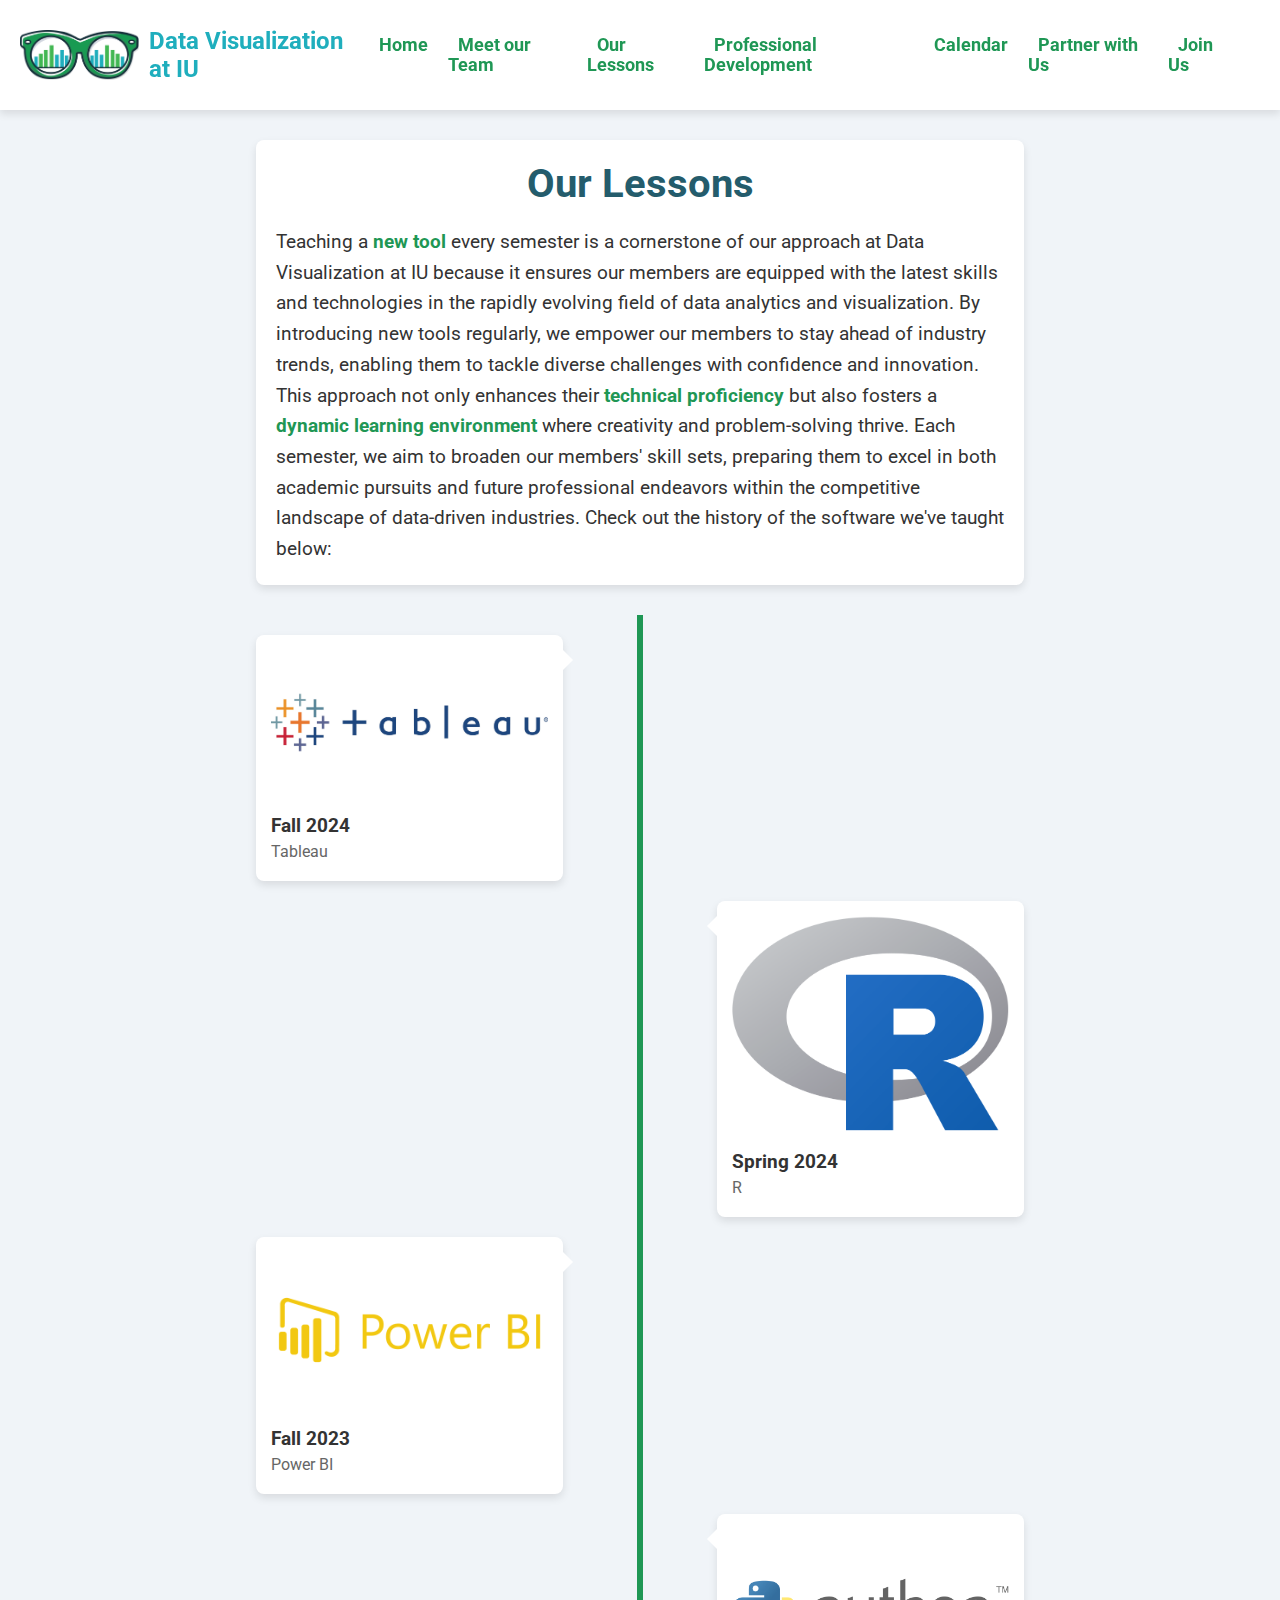
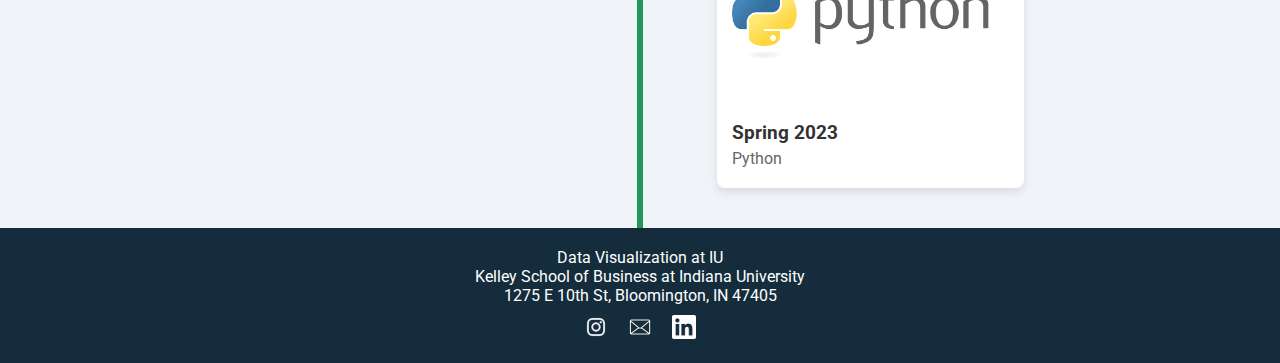
<file: lessons.html>
<!DOCTYPE html>
<html lang="en">
<head>
    <meta charset="UTF-8">
    <meta name="viewport" content="width=device-width, initial-scale=1.0">
    <title>Our Lessons | DV at IU</title>
    <link rel="stylesheet" href="styles.css">
    <link href="https://fonts.googleapis.com/css2?family=Roboto:wght@400;700&display=swap" rel="stylesheet">
    <style>
        /* Base styles */
        body {
            font-family: 'Roboto', sans-serif;
            margin: 0;
            padding: 0;
            background: #f0f4f8;
        }

        header {
            height: 110px;
        }

        .page-content {
            padding-left: 20%;
            padding-right: 20%;
        }

        /* Section styles */
        .lessons-container {
            background-color: #ffffff;
            padding: 20px;
            border-radius: 8px;
            box-shadow: 0 4px 8px rgba(0, 0, 0, 0.1);
            margin-bottom: 30px;
            margin-top: 140px;
        }

        .section-header {
            text-align: center;
            margin-bottom: 20px;
        }

        .section-header h2 {
            font-size: 2.5em;
            font-weight: bold;
            color: #245c6c;
        }

        .lessons-description p {
            font-size: 1.2em;
            line-height: 1.6;
            color: #333;
        }

        .highlight {
            font-weight: bold;
            color: #1f9755;
        }

        /* Ensure the timeline container can stretch */
        .timeline {
            position: relative;
            max-width: 800px;
            margin: 0 auto;
            padding: 20px 0;
            display: flex;
            flex-direction: column;
            align-items: center;
            color: #1f9755;
        }

        /* Timeline line styling */
        .timeline::after {
            content: '';
            position: absolute;
            width: 6px;
            background-color: #1f9755;
            top: 0;
            bottom: 0;
            left: 50%;
            transform: translateX(-50%);
            height: 100%;
        }

        /* Ensure proper card positioning */
        .timeline-card {
            padding: 15px;
            background-color: white;
            position: relative;
            width: 40%;
            border-radius: 8px;
            box-shadow: 0 4px 8px rgba(0, 0, 0, 0.1);
            margin-bottom: 20px;
        }

        /* Adjust card styling */
        .timeline-card img {
            max-width: 100%;
            height: auto;
            border-radius: 8px;
            margin-bottom: 15px;
        }

        .timeline-card h2 {
            font-size: 1.2em;
            margin: 0;
            color: #333;
        }

        .timeline-card p {
            margin: 5px 0;
            font-size: 1em;
            color: #666;
        }

        /* Positioning the cards */
        .timeline-card.left {
            align-self: flex-start;
            margin-right: 50%;
        }

        .timeline-card.right {
            align-self: flex-end;
            margin-left: 50%;
        }

        .timeline-card::after {
            content: '';
            position: absolute;
            width: 0;
            height: 0;
            top: 15px;
            border-style: solid;
        }

        .timeline-card.left::after {
            left: 100%;
            border-width: 10px 0 10px 10px;
            border-color: transparent transparent transparent white;
        }

        .timeline-card.right::after {
            right: 100%;
            border-width: 10px 10px 10px 0;
            border-color: transparent white transparent transparent;
        }


        /* Mobile menu styles */
        .mobile-menu {
            display: none; /* Hide by default */
            list-style-type: none;
            padding: 0;
            margin: 0;
            background-color: #ffffff;
            position: absolute;
            top: 100%;
            right: 0;
            width: 200px;
            box-shadow: 0 0 10px rgba(0, 0, 0, 0.1);
        }

        .mobile-menu li {
            border-bottom: 1px solid #ddd;
        }

        .mobile-menu a {
            display: block;
            padding: 15px;
            text-decoration: none;
            color: #333;
        }

        .mobile-menu a:hover {
            background-color: #f0f4f8;
        }

        /* Show the mobile menu when toggled */
        .mobile-menu.show {
            display: block;
        }

        /* Style for the mobile menu button */
        .mobile-menu-button {
            background: none;
            border: none;
            cursor: pointer;
            font-size: 24px;
            line-height: 1;
            padding: 10px;
            display: none; /* Hide by default */
        }

        .mobile-menu-icon::before {
            content: "☰"; /* Hamburger icon */
        }

        /* Hide desktop menu on mobile */
        .desktop-menu {
            display: flex;
        }

        @media (max-width: 768px) {
            .desktop-menu {
                display: none; /* Hide desktop menu on mobile */
            }

            .mobile-menu-button {
                display: block; /* Show the mobile menu button on mobile */
            }
        }
    </style>
</head>
<body>
    <header>
        <div class="logo-container">
            <img src="dv logo.png" alt="DV Logo" class="logo">
            <span class="header-text">Data Visualization at IU</span>
        </div>
        <nav>
            <ul class="desktop-menu">
                <li><a href="index.html" class="active">Home</a></li>
                <li><a href="team.html">Meet our Team</a></li>
                <li><a href="lessons.html">Our Lessons</a></li>
                <li><a href="professional-development.html">Professional Development</a></li>
                <li><a href="current-semester.html">Calendar</a></li>
                <li><a href="partner-with-us.html">Partner with Us</a></li>
                <li><a href="apply.html">Join Us</a></li>
            </ul>
            <!-- Mobile menu button -->
            <button class="mobile-menu-button" aria-label="Toggle menu">
                <span class="mobile-menu-icon"></span>
            </button>
        </nav>
        <!-- Mobile menu -->
        <ul class="mobile-menu">
            <li><a href="index.html" class="active">Home</a></li>
            <li><a href="team.html">Meet our Team</a></li>
            <li><a href="lessons.html">Our Lessons</a></li>
            <li><a href="professional-development.html">Professional Development</a></li>
            <li><a href="current-semester.html">Calendar</a></li>
            <li><a href="partner-with-us.html">Partner with Us</a></li>
            <li><a href="apply.html">Join Us</a></li>
        </ul>
    </header>

    <div class="page-content">
        <section class="lessons-container">
            <div class="section-header">
                <h2>Our Lessons</h2>
            </div>
            <div class="lessons-description">
                <p>
                    Teaching a <span class="highlight">new tool</span> every semester is a cornerstone of our approach at Data Visualization at IU because it ensures our members are equipped with the latest skills and technologies in the rapidly evolving field of data analytics and visualization. By introducing new tools regularly, we empower our members to stay ahead of industry trends, enabling them to tackle diverse challenges with confidence and innovation. This approach not only enhances their <span class="highlight">technical proficiency</span> but also fosters a <span class="highlight">dynamic learning environment</span> where creativity and problem-solving thrive. Each semester, we aim to broaden our members' skill sets, preparing them to excel in both academic pursuits and future professional endeavors within the competitive landscape of data-driven industries. Check out the history of the software we've taught below:
                </p>
            </div>
        </section>

        <section class="timeline" id="timeline">
            <!-- Timeline cards will be dynamically generated by JavaScript -->
        </section>
    </div>

    <footer>
        <p>Data Visualization at IU<br>
        Kelley School of Business at Indiana University<br>
        1275 E 10th St, Bloomington, IN 47405</p>
        <div class="footer-links">
            <a href="https://www.instagram.com/dataviz_iu/" target="_blank"><img src="instagram-icon.png" alt="Instagram"></a>
            <a href="mailto:DataVisualizationAtIU@gmail.com"><img src="email-icon.png" alt="Email"></a>
            <a href="http://www.linkedin.com/company/data-visualization-at-iu/" target="_blank"><img src="linkedin-icon.png" alt="LinkedIn"></a>
        </div>
    </footer>

    <script>
        // Data for the timeline
        const timelineData = [
            { date: 'Fall 2024', tool: 'Tableau', image: 'tableau.jpg' },
            { date: 'Spring 2024', tool: 'R', image: 'r.svg.png' },
            { date: 'Fall 2023', tool: 'Power BI', image: 'powerbi.png' },
            { date: 'Spring 2023', tool: 'Python', image: 'python.png' },
        ];

        const timelineContainer = document.getElementById('timeline');

        timelineData.forEach((item, index) => {
            const card = document.createElement('div');
            card.className = 'timeline-card ' + (index % 2 === 0 ? 'left' : 'right');

            card.innerHTML = `
                <img src="${item.image}" alt="${item.tool}">
                <h2>${item.date}</h2>
                <p>${item.tool}</p>
            `;

            timelineContainer.appendChild(card);
        });
    </script>

    <script>
        document.addEventListener('DOMContentLoaded', function () {
            const mobileMenuButton = document.querySelector('.mobile-menu-button');
            const mobileMenu = document.querySelector('.mobile-menu');

            mobileMenuButton.addEventListener('click', function () {
                mobileMenu.classList.toggle('show');
            });
        });
    </script>
</body>
</html>
</file>
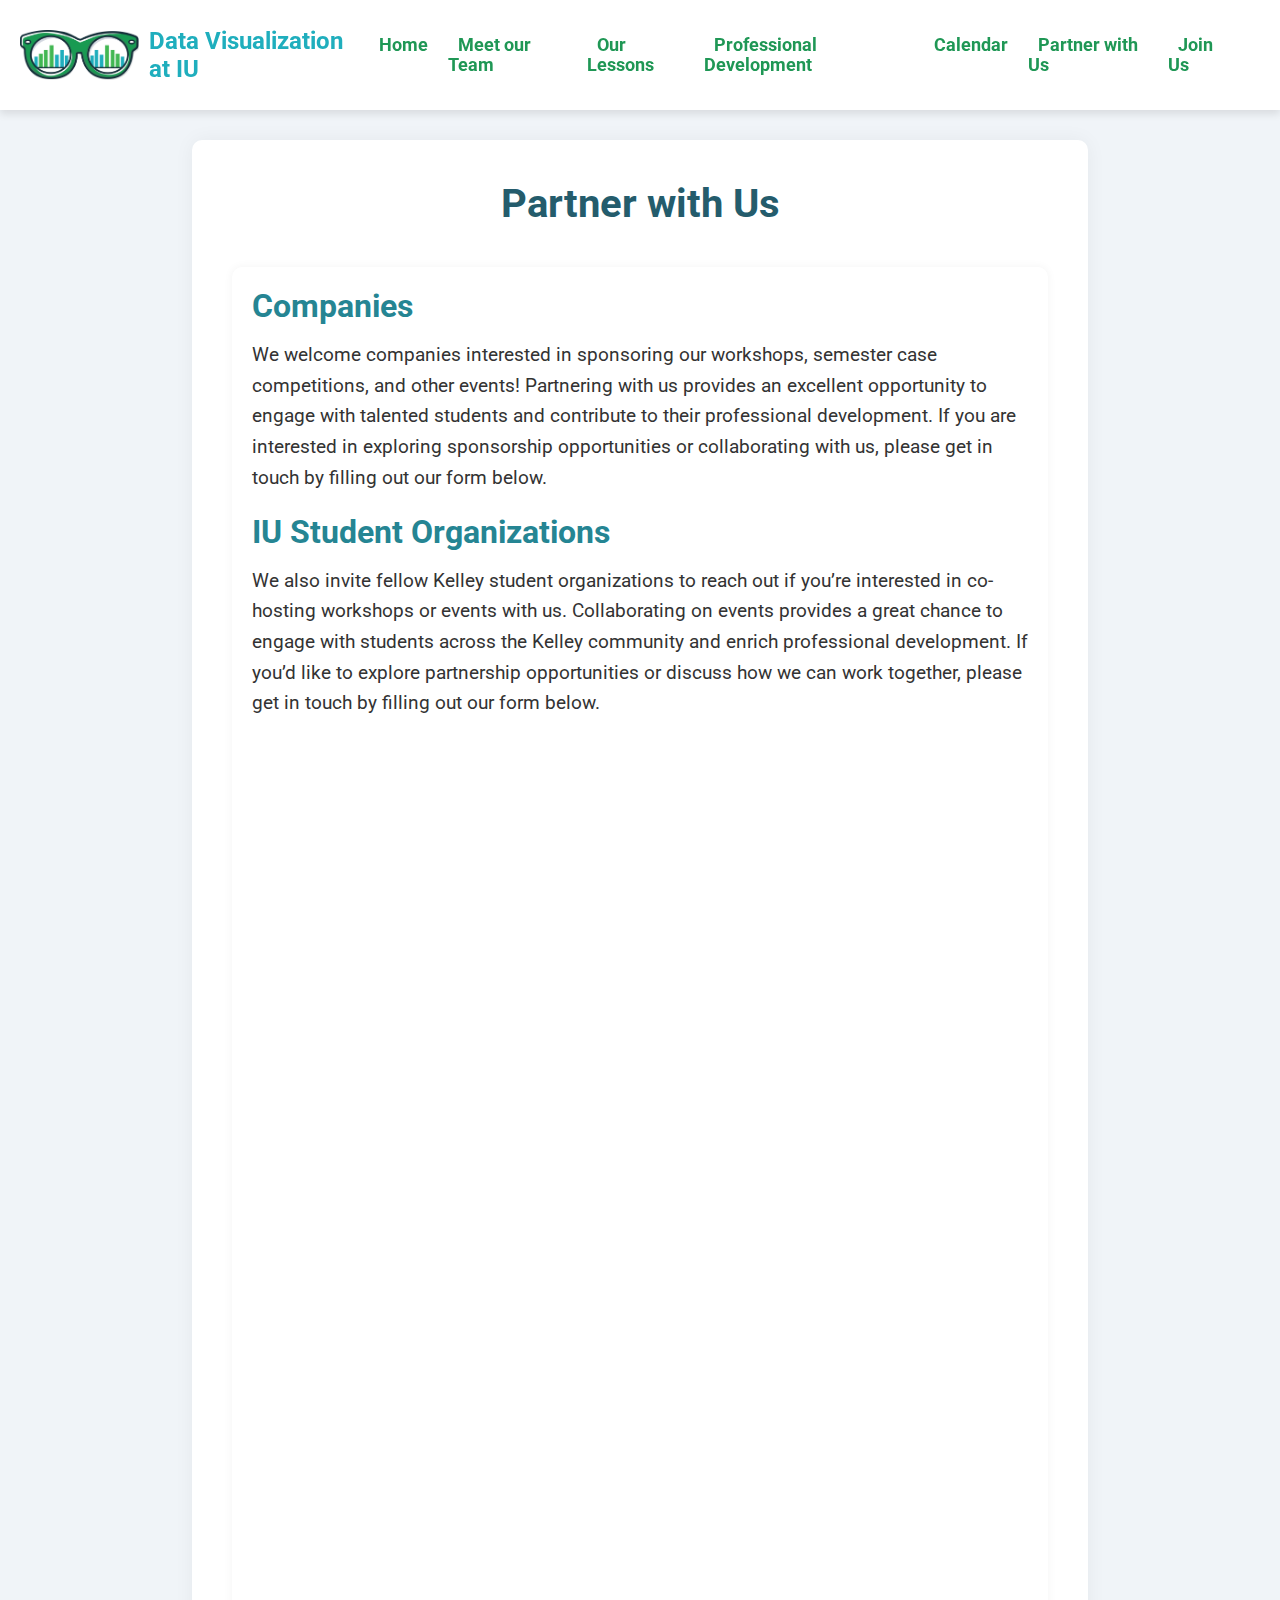
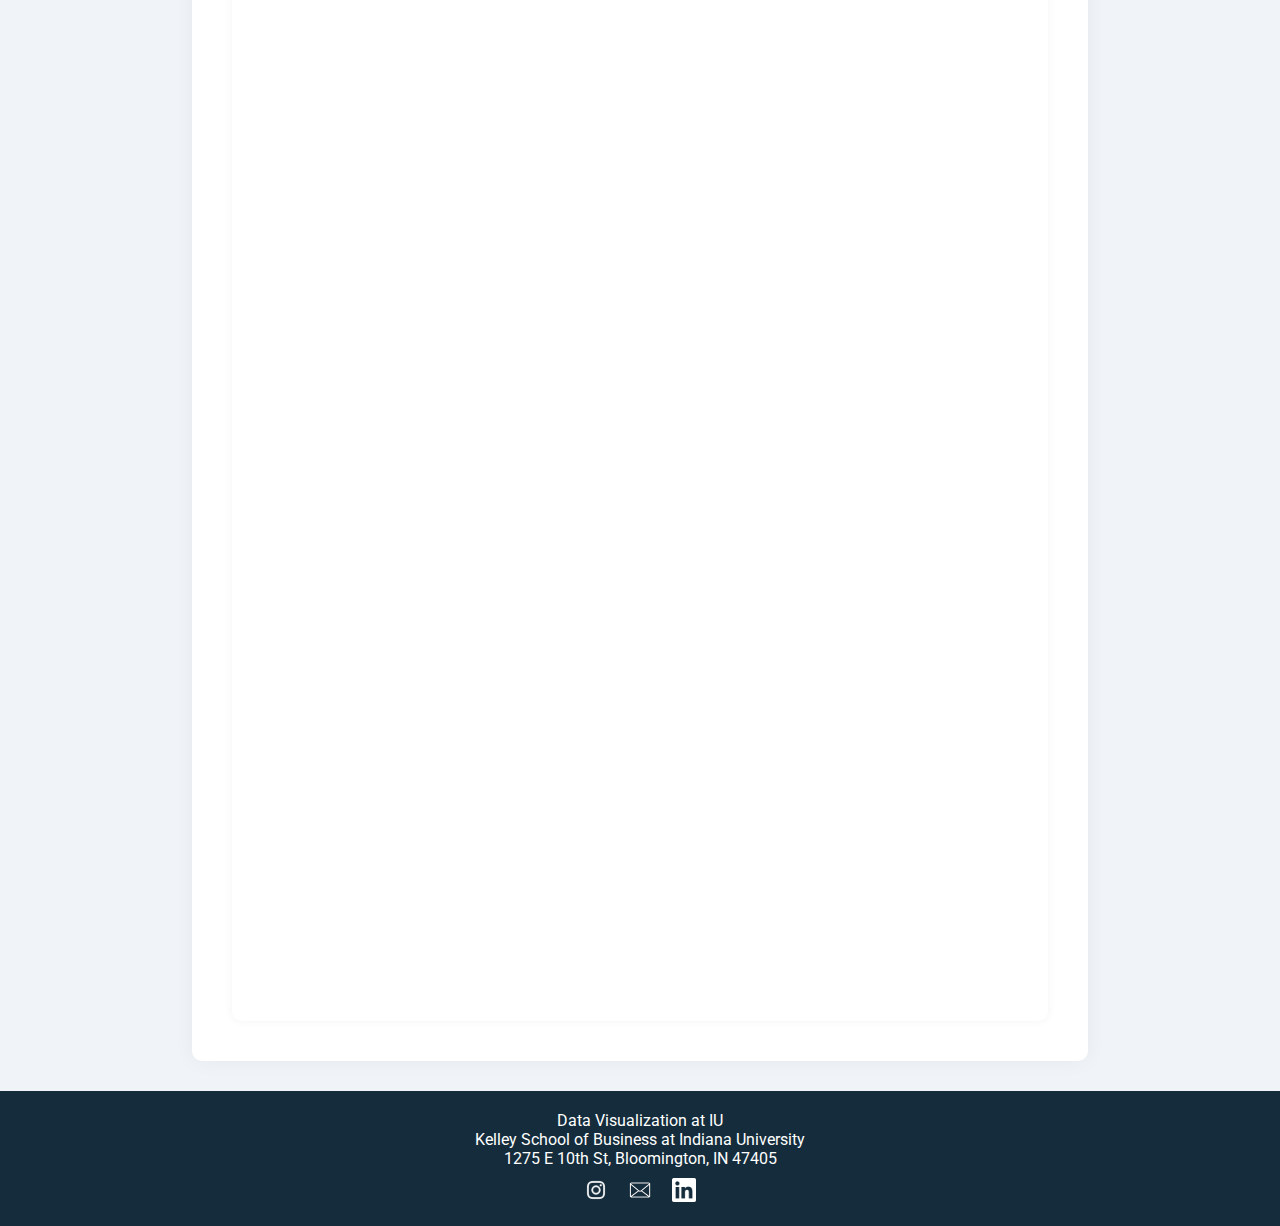
<file: partner-with-us.html>
<!DOCTYPE html>
<html lang="en">
<head>
    <meta charset="UTF-8">
    <meta name="viewport" content="width=device-width, initial-scale=1.0">
    <title>Partner with Us | DV at IU</title>
    <link rel="stylesheet" href="styles.css">
    <link href="https://fonts.googleapis.com/css2?family=Roboto:wght@400;700&display=swap" rel="stylesheet">
    <style>
        body {
            font-family: 'Roboto', sans-serif;
            margin: 0;
            padding: 0;
            background: #f0f4f8;
            padding-top: 60px;
            scroll-behavior: smooth;
        }

        header {
            height: 110px;
        }

        .container {
            display: flex;
            justify-content: center;
        }

        main {
            width: 70%;
            background: #fff;
            border-radius: 10px;
            box-shadow: 0 0 20px rgba(0, 0, 0, 0.05);
            margin-top: 80px;
            /* Adjust this value to match the height of your header */
            padding: 40px;
        }

        section {
            margin-top: 40px;
            /* Adds space between sections */
            padding: 20px;
            background: #fff;
            border-radius: 10px;
            box-shadow: 0 0 10px rgba(0, 0, 0, 0.05);
            position: relative;
        }

        section::before {
            content: "";
            display: block;
            height: 60px;
            /* Same as the height of the header */
            margin-top: -60px;
            /* Pull the section up by the height of the header */
            visibility: hidden;
        }

        h1 {
            text-align: center;
            font-size: 2.5rem;
            color: #245c6c;
            margin-bottom: 20px;
        }

        .intro h1 {
            font-size: 2.5rem;
            color: #142c3c;
            margin-bottom: 20px;
        }

        .intro p {
            font-size: 1.2rem;
            color: #333;
            line-height: 1.6;
            padding-bottom: 20px;
            /* Add padding below the image */
        }

        .intro a {
            color: #1f9755;
            text-decoration: none;
            font-weight: bold;
        }

        .intro a:hover {
            color: #1a7342;
        }

        .sponsor-section h2 {
            font-size: 2rem;
            color: #258593;
            margin-bottom: 15px;
        }

        .sponsor-section p {
            font-size: 1.2rem;
            color: #333;
            line-height: 1.6;
        }

        .sponsor-section iframe {
            width: 100%;
            border: none;
            border-radius: 10px;
            margin-top: 20px;
        }

        footer {
            margin-top: 30px;
        }


        /* Mobile menu styles */
        .mobile-menu {
            display: none; /* Hide by default */
            list-style-type: none;
            padding: 0;
            margin: 0;
            background-color: #ffffff;
            position: absolute;
            top: 100%;
            right: 0;
            width: 200px;
            box-shadow: 0 0 10px rgba(0, 0, 0, 0.1);
        }

        .mobile-menu li {
            border-bottom: 1px solid #ddd;
        }

        .mobile-menu a {
            display: block;
            padding: 15px;
            text-decoration: none;
            color: #333;
        }

        .mobile-menu a:hover {
            background-color: #f0f4f8;
        }

        /* Show the mobile menu when toggled */
        .mobile-menu.show {
            display: block;
        }

        /* Style for the mobile menu button */
        .mobile-menu-button {
            background: none;
            border: none;
            cursor: pointer;
            font-size: 24px;
            line-height: 1;
            padding: 10px;
            display: none; /* Hide by default */
        }

        .mobile-menu-icon::before {
            content: "☰"; /* Hamburger icon */
        }

        /* Hide desktop menu on mobile */
        .desktop-menu {
            display: flex;
        }

        @media (max-width: 768px) {
            .desktop-menu {
                display: none; /* Hide desktop menu on mobile */
            }

            .mobile-menu-button {
                display: block; /* Show the mobile menu button on mobile */
            }
        }
    </style>
</head>
<body>
    <header>
        <div class="logo-container">
            <img src="dv logo.png" alt="DV Logo" class="logo">
            <span class="header-text">Data Visualization at IU</span>
        </div>
        <nav>
            <ul class="desktop-menu">
                <li><a href="index.html" class="active">Home</a></li>
                <li><a href="team.html">Meet our Team</a></li>
                <li><a href="lessons.html">Our Lessons</a></li>
                <li><a href="professional-development.html">Professional Development</a></li>
                <li><a href="current-semester.html">Calendar</a></li>
                <li><a href="partner-with-us.html">Partner with Us</a></li>
                <li><a href="apply.html">Join Us</a></li>
            </ul>
            <!-- Mobile menu button -->
            <button class="mobile-menu-button" aria-label="Toggle menu">
                <span class="mobile-menu-icon"></span>
            </button>
        </nav>
        <!-- Mobile menu -->
        <ul class="mobile-menu">
            <li><a href="index.html" class="active">Home</a></li>
            <li><a href="team.html">Meet our Team</a></li>
            <li><a href="lessons.html">Our Lessons</a></li>
            <li><a href="professional-development.html">Professional Development</a></li>
            <li><a href="current-semester.html">Calendar</a></li>
            <li><a href="partner-with-us.html">Partner with Us</a></li>
            <li><a href="apply.html">Join Us</a></li>
        </ul>
    </header>

    <div class="container">
        <main>
            <center>
                <h1>Partner with Us</h1>
            </center>
            <section class="sponsor-section">
                <h2>Companies</h2>
                <p>We welcome companies interested in sponsoring our workshops, semester case competitions, and other events! Partnering with us provides
                an excellent opportunity to engage with talented students and contribute to their professional
                development. If you are interested in exploring sponsorship opportunities or collaborating with us,
                please get in touch by filling out our form below.</p>
                </br>
                <h2>IU Student Organizations</h2>
                <p>We also invite fellow Kelley student organizations to reach out if you’re interested in co-hosting workshops or events with us. Collaborating on events provides a great chance to engage with students across the Kelley community and enrich professional development. If you’d like to explore partnership opportunities or discuss how we can work together, please get in touch by filling out our form below.</p>

                <center>
                    <iframe src="https://docs.google.com/forms/d/e/1FAIpQLScXnuoQRtZUbKavhdUb8LAUPiziAD82HCe87K3r149a2htBCQ/viewform?embedded=true" width="700" height="1858" frameborder="0" marginheight="0" marginwidth="0">Loading…</iframe>
                </center>
            </section>
        </main>
    </div>

    <footer>
        <p>Data Visualization at IU<br>
        Kelley School of Business at Indiana University<br>
        1275 E 10th St, Bloomington, IN 47405</p>
        <div class="footer-links">
            <a href="https://www.instagram.com/dataviz_iu/" target="_blank"><img src="instagram-icon.png" alt="Instagram"></a>
            <a href="mailto:DataVisualizationAtIU@gmail.com"><img src="email-icon.png" alt="Email"></a>
            <a href="http://www.linkedin.com/company/data-visualization-at-iu/" target="_blank"><img src="linkedin-icon.png" alt="LinkedIn"></a>
        </div>
    </footer>

    <script>
        document.addEventListener('DOMContentLoaded', function () {
            const mobileMenuButton = document.querySelector('.mobile-menu-button');
            const mobileMenu = document.querySelector('.mobile-menu');

            mobileMenuButton.addEventListener('click', function () {
                mobileMenu.classList.toggle('show');
            });
        });
    </script>
</body>
</html>
</file>
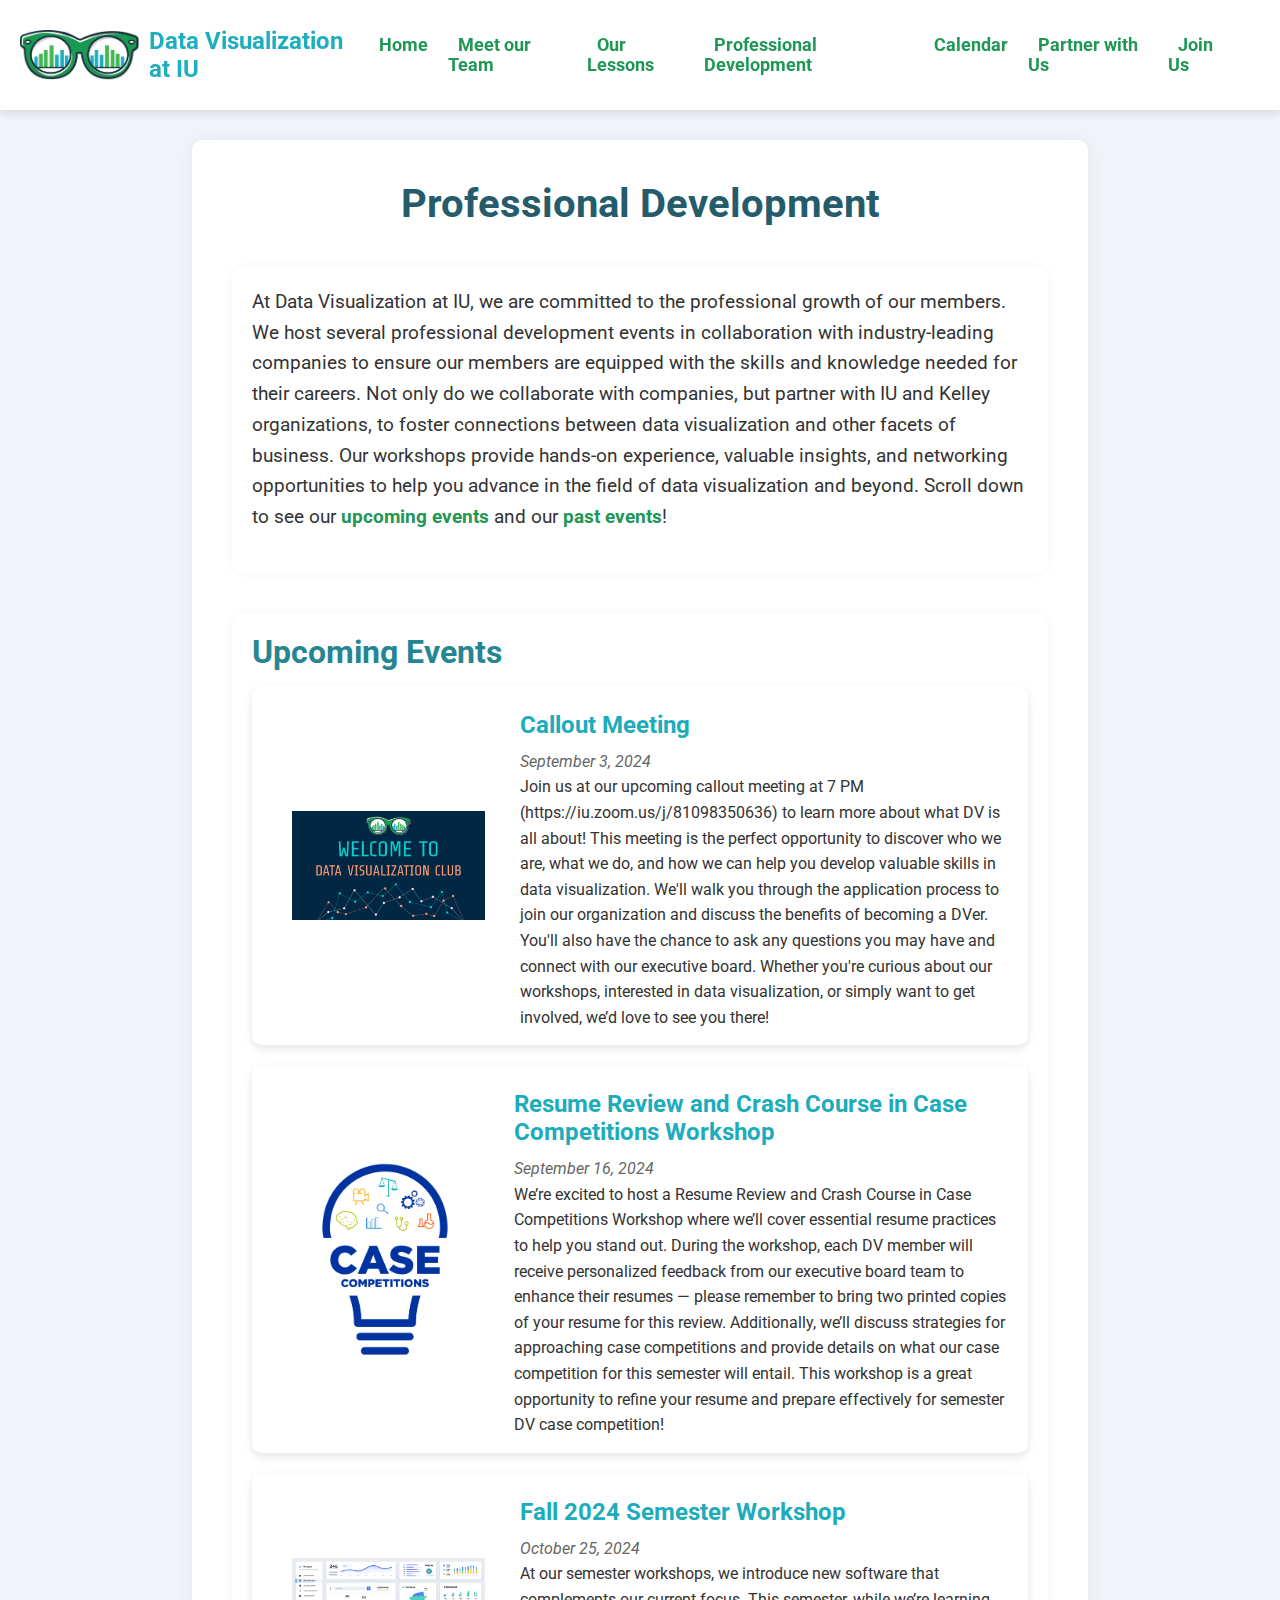
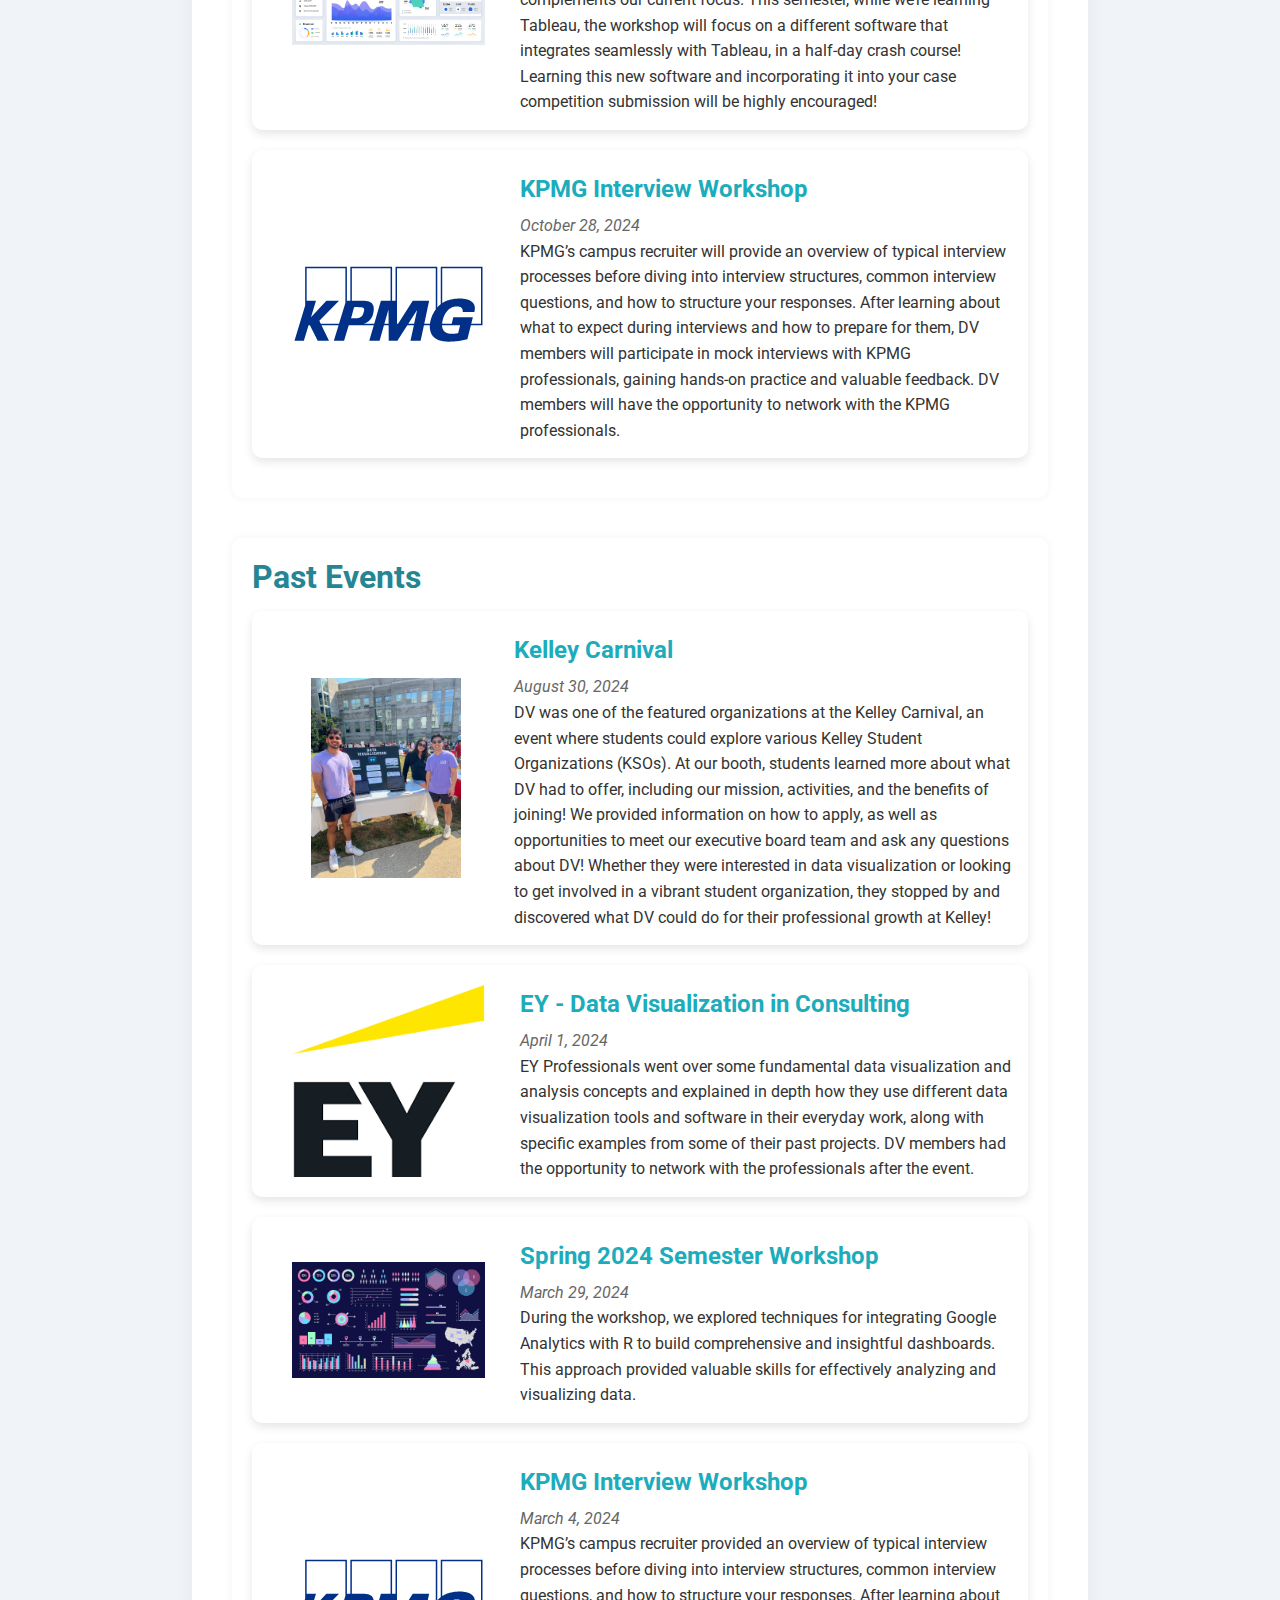
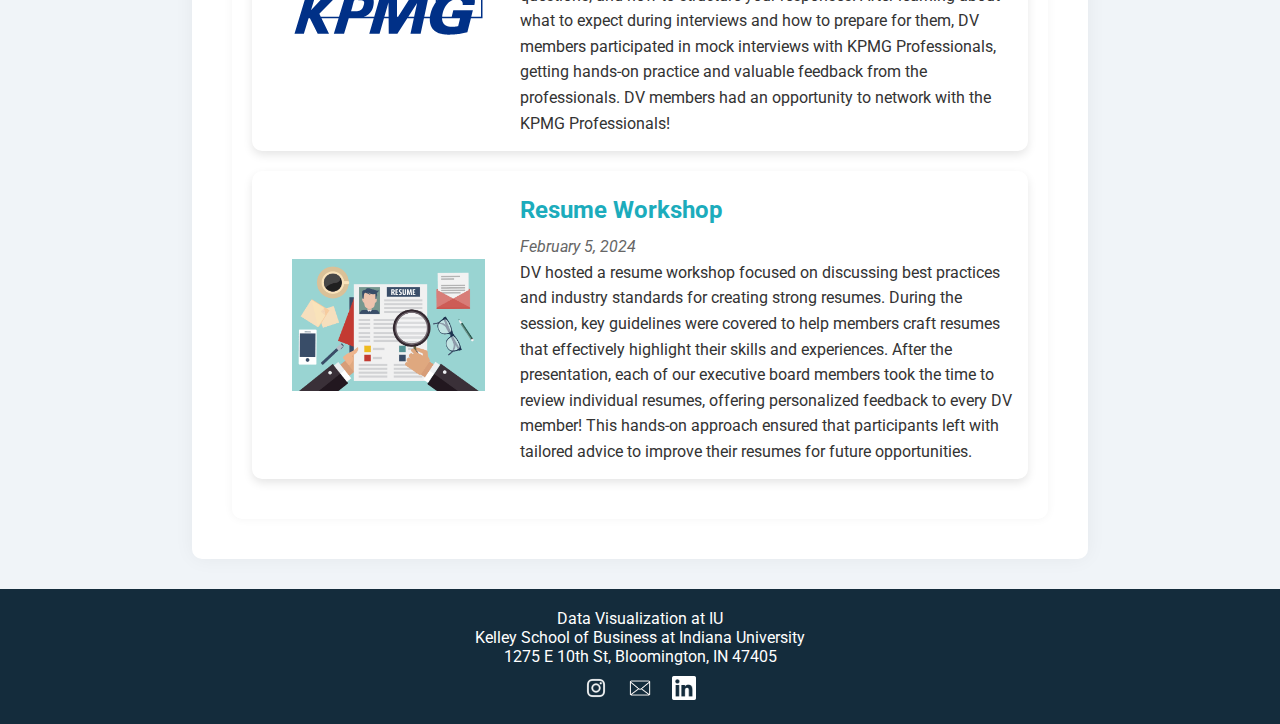
<file: professional-development.html>
<!DOCTYPE html>
<html lang="en">

<head>
    <meta charset="UTF-8">
    <meta name="viewport" content="width=device-width, initial-scale=1.0">
    <title>Professional Development | DV at IU</title>
    <link rel="stylesheet" href="styles.css">
    <link href="https://fonts.googleapis.com/css2?family=Roboto:wght@400;700&display=swap" rel="stylesheet">
    <style>
        body {
            font-family: 'Roboto', sans-serif;
            margin: 0;
            padding: 0;
            background: #f0f4f8;
            padding-top: 60px;
            scroll-behavior: smooth;
        }

        header {
            height: 110px;
        }

        .container {
            display: flex;
            justify-content: center;
        }

        main {
            width: 70%;
            background: #fff;
            border-radius: 10px;
            box-shadow: 0 0 20px rgba(0, 0, 0, 0.05);
            margin-top: 80px;
            /* Adjust this value to match the height of your header */
            padding: 40px;
        }

        section {
            margin-top: 40px;
            /* Adds space between sections */
            padding: 20px;
            background: #fff;
            border-radius: 10px;
            box-shadow: 0 0 10px rgba(0, 0, 0, 0.05);
            position: relative;
        }

        section::before {
            content: "";
            display: block;
            height: 60px;
            /* Same as the height of the header */
            margin-top: -60px;
            /* Pull the section up by the height of the header */
            visibility: hidden;
        }

        h1 {
            text-align: center;
            font-size: 2.5rem;
            color: #245c6c;
            margin-bottom: 20px;
        }

        .intro h1 {
            font-size: 2.5rem;
            color: #142c3c;
            margin-bottom: 20px;
        }

        .intro p {
            font-size: 1.2rem;
            color: #333;
            line-height: 1.6;
            padding-bottom: 20px;
            /* Add padding below the image */
        }

        .intro a {
            color: #1f9755;
            text-decoration: none;
            font-weight: bold;
        }

        .intro a:hover {
            color: #1a7342;
        }

        .sponsor-section h2,
        .events-section h2 {
            font-size: 2rem;
            color: #258593;
            margin-bottom: 15px;
        }

        .sponsor-section p,
        .events-section p {
            font-size: 1.2rem;
            color: #333;
            line-height: 1.6;
        }

        .card-container {
            padding: 0;
        }

        .workshop-card {
            display: flex;
            align-items: center;
            gap: 20px;
            /* Space between image and content */
            margin-bottom: 20px;
            background: #fff;
            border-radius: 10px;
            box-shadow: 0 4px 10px rgba(0, 0, 0, 0.1);
            transition: transform 0.3s, box-shadow 0.3s;
        }

        .workshop-card:hover {
            transform: translateY(-5px);
            box-shadow: 0 8px 20px rgba(0, 0, 0, 0.2);
        }

        .workshop-card img {
            width: 30%;
            height: 200px;
            object-fit: contain; /* Change from cover to contain */
            object-position: center; /* Center the image within the container */
            padding-left: 40px;
        }

        .workshop-card .content {
            width: 70%;
            /* Adjust as needed */
            padding: 15px;
        }

        .workshop-card h3 {
            font-size: 1.5rem;
            color: #1cacbc;
            margin: 10px 0;
        }

        .workshop-card p {
            font-size: 1rem;
            color: #333;
            line-height: 1.6;
        }

        .workshop-card p.date {
            font-style: italic;
            color: #666;
        }

        footer {
            margin-top: 30px;
        }


        /* Mobile menu styles */
        .mobile-menu {
            display: none; /* Hide by default */
            list-style-type: none;
            padding: 0;
            margin: 0;
            background-color: #ffffff;
            position: absolute;
            top: 100%;
            right: 0;
            width: 200px;
            box-shadow: 0 0 10px rgba(0, 0, 0, 0.1);
        }

        .mobile-menu li {
            border-bottom: 1px solid #ddd;
        }

        .mobile-menu a {
            display: block;
            padding: 15px;
            text-decoration: none;
            color: #333;
        }

        .mobile-menu a:hover {
            background-color: #f0f4f8;
        }

        /* Show the mobile menu when toggled */
        .mobile-menu.show {
            display: block;
        }

        /* Style for the mobile menu button */
        .mobile-menu-button {
            background: none;
            border: none;
            cursor: pointer;
            font-size: 24px;
            line-height: 1;
            padding: 10px;
            display: none; /* Hide by default */
        }

        .mobile-menu-icon::before {
            content: "☰"; /* Hamburger icon */
        }

        /* Hide desktop menu on mobile */
        .desktop-menu {
            display: flex;
        }

        @media (max-width: 768px) {
            .desktop-menu {
                display: none; /* Hide desktop menu on mobile */
            }

            .mobile-menu-button {
                display: block; /* Show the mobile menu button on mobile */
            }
        }

        @media (max-width: 768px) {
            /* Stack the image above the content on mobile */
            .workshop-card {
                display: block;
                /* Change the display to block for stacking */
            }

            .workshop-card img {
                width: 100%;
                height: auto;
                /* Make the image take up the full width */
                padding-left: 0;
                /* Remove the left padding */
            }

            .workshop-card .content {
                width: 100%;
                /* Make the content take up the full width */
                padding: 20px;
                /* Adjust padding for better spacing */
            }
        }
    </style>
</head>

    <body>
        <header>
            <div class="logo-container">
                <img src="dv logo.png" alt="DV Logo" class="logo">
                <span class="header-text">Data Visualization at IU</span>
            </div>
            <nav>
                <ul class="desktop-menu">
                    <li><a href="index.html" class="active">Home</a></li>
                    <li><a href="team.html">Meet our Team</a></li>
                    <li><a href="lessons.html">Our Lessons</a></li>
                    <li><a href="professional-development.html">Professional Development</a></li>
                    <li><a href="current-semester.html">Calendar</a></li>
                    <li><a href="partner-with-us.html">Partner with Us</a></li>
                    <li><a href="apply.html">Join Us</a></li>
                </ul>
                <!-- Mobile menu button -->
                <button class="mobile-menu-button" aria-label="Toggle menu">
                    <span class="mobile-menu-icon"></span>
                </button>
            </nav>
            <!-- Mobile menu -->
            <ul class="mobile-menu">
                <li><a href="index.html" class="active">Home</a></li>
                <li><a href="team.html">Meet our Team</a></li>
                <li><a href="lessons.html">Our Lessons</a></li>
                <li><a href="professional-development.html">Professional Development</a></li>
                <li><a href="current-semester.html">Calendar</a></li>
                <li><a href="partner-with-us.html">Partner with Us</a></li>
                <li><a href="apply.html">Join Us</a></li>
            </ul>
        </header>

        <div class="container">
            <main>
                <center>
                    <h1>Professional Development</h1>
                </center>
                <section class="intro">
                    <p>At Data Visualization at IU, we are committed to the professional growth of our members. We host several professional development events in collaboration with industry-leading companies to ensure our members are equipped with the skills and knowledge needed for their careers. Not only do we collaborate with companies, but partner with IU and Kelley organizations, to foster connections between data visualization and other facets of business. Our workshops provide hands-on experience, valuable insights, and networking opportunities to help you advance in the field of data visualization and beyond. Scroll down to see our <a href="#upcoming-events">upcoming events</a> and
                        our <a href="#past-events">past events</a>!</p>
                </section>

                <section class="events-section" id="upcoming-events">
                    <h2>Upcoming Events</h2>
                    <div class="card-container">
                        
                        <div class="workshop-card">
                            <img src="calloutmeeting.png" alt="Upcoming Workshop">
                            <div class="content">
                                <h3>Callout Meeting</h3>
                                <p class="date">September 3, 2024</p>
                                <p>Join us at our upcoming callout meeting at 7 PM (https://iu.zoom.us/j/81098350636) to learn more about what DV is all about! This meeting is the perfect opportunity to discover who we are, what we do, and how we can help you develop valuable skills in data visualization. We'll walk you through the application process to join our organization and discuss the benefits of becoming a DVer. You'll also have the chance to ask any questions you may have and connect with our executive board. Whether you're curious about our workshops, interested in data visualization, or simply want to get involved, we’d love to see you there!</p>
                            </div>
                        </div>
                        <div class="workshop-card">
                            <img src="casecomp.png" alt="Upcoming Workshop">
                            <div class="content">
                                <h3>Resume Review and Crash Course in Case Competitions Workshop</h3>
                                <p class="date">September 16, 2024</p>
                                <p>We’re excited to host a Resume Review and Crash Course in Case Competitions Workshop where we’ll cover essential resume practices to help you stand out. During the workshop, each DV member will receive personalized feedback from our executive board team to enhance their resumes — please remember to bring two printed copies of your resume for this review. Additionally, we’ll discuss strategies for approaching case competitions and provide details on what our case competition for this semester will entail. This workshop is a great opportunity to refine your resume and prepare effectively for semester DV case competition!</p>
                            </div>
                        </div>
                            <div class="workshop-card">
                                <img src="dv.webp" alt="Upcoming Workshop">
                                <div class="content">
                                    <h3>Fall 2024 Semester Workshop</h3>
                                    <p class="date">October 25, 2024</p>
                                    <p>At our semester workshops, we introduce new software that complements our current focus. This semester, while we’re learning Tableau, the workshop will focus on a different software that integrates seamlessly with Tableau, in a half-day crash course! Learning this new software and incorporating it into your case competition submission will be highly encouraged!</p>
                                </div>
                            </div>
                                <div class="workshop-card">
                                    <img src="kpmg.svg" alt="Upcoming Workshop">
                                    <div class="content">
                                        <h3>KPMG Interview Workshop</h3>
                                        <p class="date">October 28, 2024</p>
                                        <p>KPMG’s campus recruiter will provide an overview of typical interview processes before diving into interview structures, common interview questions, and how to structure your responses. After learning about what to expect during interviews and how to prepare for them, DV members will participate in mock interviews with KPMG professionals, gaining hands-on practice and valuable feedback. DV members will have the opportunity to network with the KPMG professionals.</p>
                                    </div>
                                </div>
                            </div>
                </section>

                <section class="events-section" id="past-events">
                    <h2>Past Events</h2>
                    <div class="card-container">
                        <div class="workshop-card">
                            <img src="kelleycarnival.JPEG" alt="Upcoming Workshop">
                            <div class="content">
                                <h3>Kelley Carnival</h3>
                                <p class="date">August 30, 2024</p>
                                <p>DV was one of the featured organizations at the Kelley Carnival, an event where students could explore various Kelley Student Organizations (KSOs). At our booth, students learned more about what DV had to offer, including our mission, activities, and the benefits of joining! We provided information on how to apply, as well as opportunities to meet our executive board team and ask any questions about DV! Whether they were interested in data visualization or looking to get involved in a vibrant student organization, they stopped by and discovered what DV could do for their professional growth at Kelley!</p>
                            </div>
                        </div>
                        <div class="workshop-card">
                            <img src="ey.png" alt="Past Workshop">
                            <div class="content">
                                <h3>EY - Data Visualization in Consulting</h3>
                                <p class="date">April 1, 2024</p>
                                <p>EY Professionals went over some fundamental data visualization and analysis concepts and explained in depth how they use different data visualization tools and software in their everyday work, along with specific examples from some of their past projects. DV members had the opportunity to network with the professionals after the event.</p>
                            </div>
                        </div>
                        <div class="workshop-card">
                            <img src="dv.jpg" alt="Past Workshop">
                            <div class="content">
                                <h3>Spring 2024 Semester Workshop</h3>
                                <p class="date">March 29, 2024</p>
                                <p>During the workshop, we explored techniques for integrating Google Analytics with R to build comprehensive and insightful dashboards. This approach provided valuable skills for effectively analyzing and visualizing data.</p>
                            </div>
                        </div>
                        <div class="workshop-card">
                            <img src="kpmg.svg" alt="Past Workshop">
                            <div class="content">
                                <h3>KPMG Interview Workshop</h3>
                                <p class="date">March 4, 2024</p>
                                <p>KPMG’s campus recruiter provided an overview of typical interview processes before diving into interview structures, common interview questions, and how to structure your responses. After learning about what to expect during interviews and how to prepare for them, DV members participated in mock interviews with KPMG Professionals, getting hands-on practice and valuable feedback from the professionals. DV members had an opportunity to network with the KPMG Professionals!</p>
                            </div>
                        </div>
                        <div class="workshop-card">
                            <img src="resume.png" alt="Past Workshop">
                            <div class="content">
                                <h3>Resume Workshop</h3>
                                <p class="date">February 5, 2024</p>
                                <p>DV hosted a resume workshop focused on discussing best practices and industry standards for creating strong resumes. During the session, key guidelines were covered to help members craft resumes that effectively highlight their skills and experiences. After the presentation, each of our executive board members took the time to review individual resumes, offering personalized feedback to every DV member! This hands-on approach ensured that participants left with tailored advice to improve their resumes for future opportunities.</p>
                            </div>
                        </div>
                    </div>
                </section>
            </main>
        </div>

        <footer>
            <p>Data Visualization at IU<br>
                Kelley School of Business at Indiana University<br>
                1275 E 10th St, Bloomington, IN 47405</p>
            <div class="footer-links">
                <a href="https://www.instagram.com/dataviz_iu/" target="_blank"><img src="instagram-icon.png"
                        alt="Instagram"></a>
                <a href="mailto:DataVisualizationAtIU@gmail.com"><img src="email-icon.png" alt="Email"></a>
                <a href="http://www.linkedin.com/company/data-visualization-at-iu/" target="_blank"><img
                        src="linkedin-icon.png" alt="LinkedIn"></a>
            </div>
        </footer>

        <script>
            document.addEventListener('DOMContentLoaded', function () {
                const mobileMenuButton = document.querySelector('.mobile-menu-button');
                const mobileMenu = document.querySelector('.mobile-menu');

                mobileMenuButton.addEventListener('click', function () {
                    mobileMenu.classList.toggle('show');
                });
            });
        </script>
    </body>

    </html>
</file>
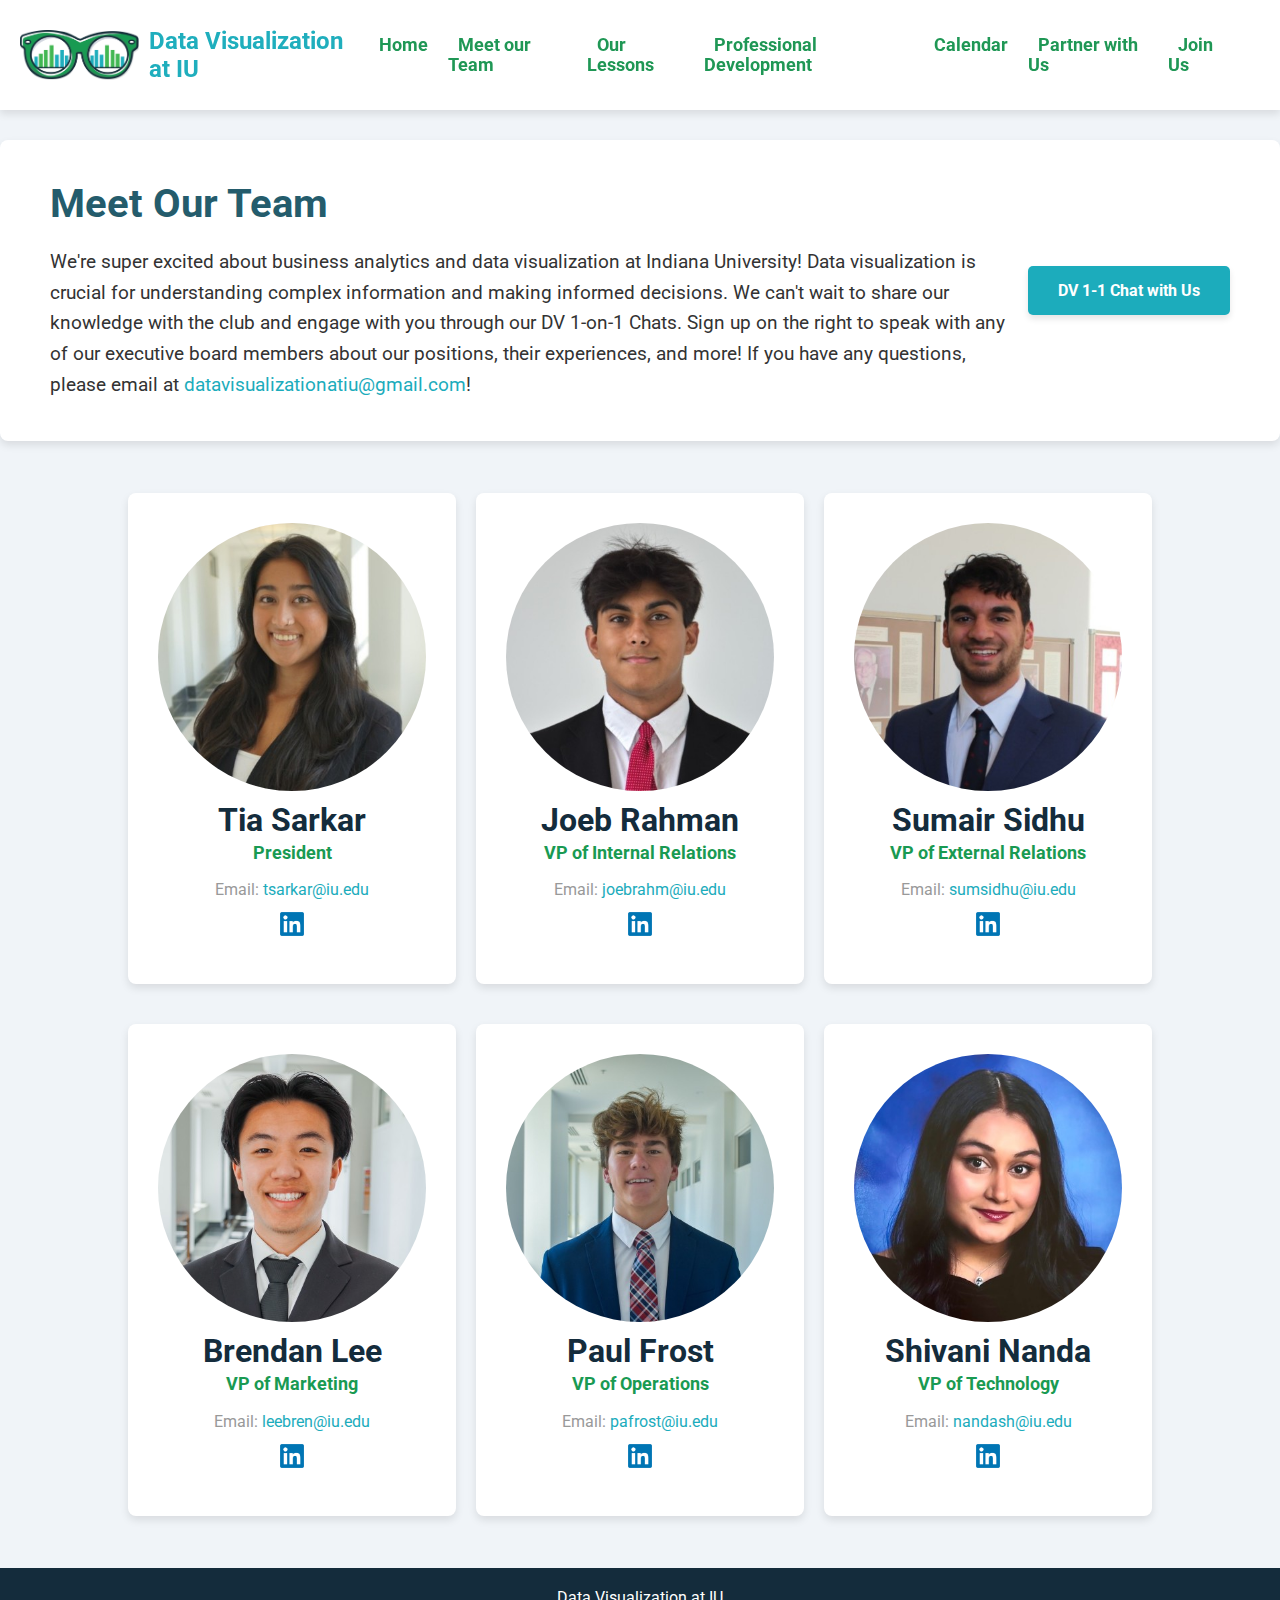
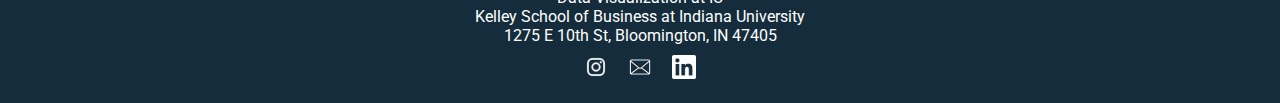
<file: team.html>
<!DOCTYPE html>
<html lang="en">
<head>
    <meta charset="UTF-8">
    <meta name="viewport" content="width=device-width, initial-scale=1.0">
    <title>Meet Our Team | DV at IU</title>
    <link rel="stylesheet" href="styles.css">
    <link href="https://fonts.googleapis.com/css2?family=Roboto:wght@400;700&display=swap" rel="stylesheet">
    <style>
        body {
            background: #f0f4f8;
            font-family: 'Roboto', sans-serif;
        }  
        header {
            height: 110px;
        }

        .meet-our-team {
            background-color: #ffffff;
            padding: 40px 50px;
            margin-top: 140px;
            box-shadow: 0 4px 8px rgba(0, 0, 0, 0.1);
            border-radius: 8px;
            display: flex;
            align-items: center;
            justify-content: space-between;
            min-height: 300px; /* Adjust as needed */
        }

        .meet-our-team-description {
            display: flex;
            flex-direction: column;
            justify-content: center;
            max-width: calc(100% - 200px);
            margin-right: 20px;
        }

        .meet-our-team h1 {
            font-size: 2.5em;
            font-weight: bold;
            color: #245c6c;
            margin-bottom: 20px;
        }

        .meet-our-team-description p {
            font-size: 1.2em;
            line-height: 1.6;
            color: #333;
            margin: 0;
            height: auto;
        }

        .meet-our-team-button {
            flex-shrink: 0;
        }

        .meet-our-team-button a {
            background-color: #1cacbc;
            color: white;
            padding: 15px 30px;
            text-decoration: none;
            font-weight: bold;
            border-radius: 5px;
            transition: background-color 0.3s, transform 0.3s;
            display: inline-block;
            box-shadow: 0 4px 6px rgba(0, 0, 0, 0.1);
        }

        .meet-our-team-button a:hover {
            background-color: #1faebd;
            transform: translateY(-3px);
        }

        .meet-our-team-button a:active {
            background-color: #1faebd;
            transform: translateY(0);
        }

        .cards-container {
            display: flex;
            justify-content: center;
            align-items: flex-start;
            flex-wrap: wrap;
            padding: 2rem 0;
            gap: 20px;
            margin-top: 20px;
            max-width: 80%;
            margin-left: auto;
            margin-right: auto;
        }

        .card {
            flex: 1 1 calc(33.333% - 20px);
            background-color: #ffffff;
            box-shadow: 0 4px 8px rgba(0, 0, 0, 0.1);
            border-radius: 8px;
            padding: 30px;
            margin-bottom: 20px;
            text-align: center;
            display: flex;
            flex-direction: column;
            justify-content: center;
        }

        .card img {
            max-width: 100%;
            border-radius: 50%;
            margin-bottom: 10px;
        }

        .card h2 {
            margin-top: 0;
            font-size: 2em;
            color: #142c3c;
        }

        .card p {
            font-size: 1.1em;
            line-height: 1.6;
            color: #666;
        }

        .card .role {
            font-size: 1.1em;
            font-weight: bold;
            color: #199a52;
            margin-bottom: 10px;
        }

        .card .email a {
            font-size: 1em;
            color: #1cacbc;
            text-decoration: none;
            transition: color 0.3s;
        }

        .card .email a:hover {
            color: #258593;
            text-decoration: underline;
        }

        .card .linkedin a {
            display: inline-block;
            margin-top: 10px;
        }

        .card .linkedin img {
            width: 24px;
            height: 24px;
            border-radius: 0; /* Ensures rectangular shape */
            transition: transform 0.3s;
        }

        .card .linkedin img:hover {
            transform: scale(1.2);
        }

        @media (max-width: 768px) {
            .meet-our-team {
                flex-direction: column;
                align-items: flex-start;
            }

            .meet-our-team-description {
                max-width: 100%;
                margin-bottom: 20px;
            }

            .meet-our-team-button {
                margin-left: 0;
            }

            .cards-container {
                padding: 1rem;
            }

            .card {
                flex: 1 1 calc(50% - 20px);
            }
        }

        .meet-our-team-description a {
            font-size: 1em;
            color: #1cacbc;
            text-decoration: none;
            transition: color 0.3s;
        }

        .meet-our-team-description a:hover {
            color: #258593;
            text-decoration: underline;
        }
        /* Mobile menu styles */
        .mobile-menu {
            display: none; /* Hide by default */
            list-style-type: none;
            padding: 0;
            margin: 0;
            background-color: #ffffff;
            position: absolute;
            top: 100%;
            right: 0;
            width: 200px;
            box-shadow: 0 0 10px rgba(0, 0, 0, 0.1);
        }

        .mobile-menu li {
            border-bottom: 1px solid #ddd;
        }

        .mobile-menu a {
            display: block;
            padding: 15px;
            text-decoration: none;
            color: #333;
        }

        .mobile-menu a:hover {
            background-color: #f0f4f8;
        }

        /* Show the mobile menu when toggled */
        .mobile-menu.show {
            display: block;
        }

        /* Style for the mobile menu button */
        .mobile-menu-button {
            background: none;
            border: none;
            cursor: pointer;
            font-size: 24px;
            line-height: 1;
            padding: 10px;
            display: none; /* Hide by default */
        }

        .mobile-menu-icon::before {
            content: "☰"; /* Hamburger icon */
        }

        /* Hide desktop menu on mobile */
        .desktop-menu {
            display: flex;
        }

        @media (max-width: 768px) {
            .desktop-menu {
                display: none; /* Hide desktop menu on mobile */
            }

            .mobile-menu-button {
                display: block; /* Show the mobile menu button on mobile */
            }
        }
    </style>
</head>
<body>
    <header>
        <div class="logo-container">
            <img src="dv logo.png" alt="DV Logo" class="logo">
            <span class="header-text">Data Visualization at IU</span>
        </div>
        <nav>
            <ul class="desktop-menu">
                <li><a href="index.html" class="active">Home</a></li>
                <li><a href="team.html">Meet our Team</a></li>
                <li><a href="lessons.html">Our Lessons</a></li>
                <li><a href="professional-development.html">Professional Development</a></li>
                <li><a href="current-semester.html">Calendar</a></li>
                <li><a href="partner-with-us.html">Partner with Us</a></li>
                <li><a href="apply.html">Join Us</a></li>
            </ul>
            <!-- Mobile menu button -->
            <button class="mobile-menu-button" aria-label="Toggle menu">
                <span class="mobile-menu-icon"></span>
            </button>
        </nav>
        <!-- Mobile menu -->
        <ul class="mobile-menu">
            <li><a href="index.html" class="active">Home</a></li>
            <li><a href="team.html">Meet our Team</a></li>
            <li><a href="lessons.html">Our Lessons</a></li>
            <li><a href="professional-development.html">Professional Development</a></li>
            <li><a href="current-semester.html">Calendar</a></li>
            <li><a href="partner-with-us.html">Partner with Us</a></li>
            <li><a href="apply.html">Join Us</a></li>
        </ul>
    </header>

    <section class="meet-our-team">
        <div class="meet-our-team-description">
            <h1>Meet Our Team</h1>
            <p>We're super excited about business analytics and data visualization at Indiana University! Data visualization is crucial for understanding complex information and making informed decisions. We can't wait to share our knowledge with the club and engage with you through our DV 1-on-1 Chats. Sign up on the right to speak with any of our executive board members about our positions, their experiences, and more! If you have any questions, please email at <a href="mailto:datavisualizationatiu@gmail.com">datavisualizationatiu@gmail.com</a>!</p>
        </div>
        <div class="meet-our-team-button">
            <a href="https://docs.google.com/forms/d/e/1FAIpQLSfPUFCvytQ_ESjrcu_V3lTChab1ofuoJKeyhmcXJXy7fvt0ZA/viewform?usp=share_link">DV 1-1 Chat with Us</a>
        </div>
    </section>

    <section class="cards-container">
        <!-- Cards for executive board members -->
        <div class="card president">
            <img src="president.jpeg" alt="Tia Sarkar">
            <h2>Tia Sarkar</h2>
            <p class="role">President</p>
            <p class="email">Email: <a href="mailto:tsarkar@iu.edu">tsarkar@iu.edu</a></p>
            <p class="linkedin"><a href="https://www.linkedin.com/in/tiasarkar/" target="_blank"><img src="linkedin_logo.png" alt="LinkedIn"></a></p>
        </div>
        <div class="card vp-internal-relations">
            <img src="vpinternal.jpeg" alt="Joeb Rahman">
            <h2>Joeb Rahman</h2>
            <p class="role">VP of Internal Relations</p>
            <p class="email">Email: <a href="mailto:joebrahm@iu.edu">joebrahm@iu.edu</a></p>
            <p class="linkedin"><a href="https://www.linkedin.com/in/joebrahman/" target="_blank"><img src="linkedin_logo.png" alt="LinkedIn"></a></p>
        </div>
        <div class="card vp-external-relations">
            <img src="vpexternal.jpeg" alt="Sumair Sidhu">
            <h2>Sumair Sidhu</h2>
            <p class="role">VP of External Relations</p>
            <p class="email">Email: <a href="mailto:sumsidhu@iu.edu">sumsidhu@iu.edu</a></p>
            <p class="linkedin"><a href="https://www.linkedin.com/in/sumair-sidhu/" target="_blank"><img src="linkedin_logo.png" alt="LinkedIn"></a></p>
        </div>
        <div class="card vp-marketing">
            <img src="vpmarketing.jpeg" alt="Brendan Lee">
            <h2>Brendan Lee</h2>
            <p class="role">VP of Marketing</p>
            <p class="email">Email: <a href="mailto:leebren@iu.edu">leebren@iu.edu</a></p>
            <p class="linkedin"><a href="https://www.linkedin.com/in/brendan-lee1/" target="_blank"><img src="linkedin_logo.png" alt="LinkedIn"></a></p>
        </div>
        <div class="card vp-operations">
            <img src="vpoperations.jpeg" alt="Paul Frost">
            <h2>Paul Frost</h2>
            <p class="role">VP of Operations</p>
            <p class="email">Email: <a href="mailto:pafrost@iu.edu">pafrost@iu.edu</a></p>
            <p class="linkedin"><a href="https://www.linkedin.com/in/pauljfrost/" target="_blank"><img src="linkedin_logo.png" alt="LinkedIn"></a></p>
        </div>
        <div class="card vp-technology">
            <img src="vptech.jpeg" alt="Shivani Nanda">
            <h2>Shivani Nanda</h2>
            <p class="role">VP of Technology</p>
            <p class="email">Email: <a href="mailto:nandash@iu.edu">nandash@iu.edu</a></p>
            <p class="linkedin"><a href="https://www.linkedin.com/in/shivaninanda2027" target="_blank"><img src="linkedin_logo.png" alt="LinkedIn"></a></p>
        </div>
    </section>

    <footer>
        <p>Data Visualization at IU<br>
        Kelley School of Business at Indiana University<br>
        1275 E 10th St, Bloomington, IN 47405</p>
        <div class="footer-links">
            <a href="https://www.instagram.com/dataviz_iu/" target="_blank"><img src="instagram-icon.png" alt="Instagram"></a>
            <a href="mailto:DataVisualizationAtIU@gmail.com"><img src="email-icon.png" alt="Email"></a>
            <a href="http://www.linkedin.com/company/data-visualization-at-iu/" target="_blank"><img src="linkedin-icon.png" alt="LinkedIn"></a>
        </div>
    </footer>

    <script>
        document.addEventListener('DOMContentLoaded', function () {
            const mobileMenuButton = document.querySelector('.mobile-menu-button');
            const mobileMenu = document.querySelector('.mobile-menu');

            mobileMenuButton.addEventListener('click', function () {
                mobileMenu.classList.toggle('show');
            });
        });
    </script>
</body>
</html>
</file>
<file: styles.css>
/* Reset styles and basic setup */
* {
    margin: 0;
    padding: 0;
    box-sizing: border-box;
}

/* Basic styles */
body {
    font-family: 'Roboto', sans-serif;
    background-color: #f9f9f9;
    color: #333; /* Default text color */
    display: flex;
    flex-direction: column;
    justify-content: space-between;
}

header {
    display: flex;
    justify-content: space-between;
    align-items: center;
    padding: 10px 20px;
    background-color: white; /* Updated green color */
    position: fixed;
    width: 100%;
    top: 0;
    z-index: 1000;
    box-shadow: 0 4px 8px rgba(0, 0, 0, 0.1); /* Added shadow to the bottom */
}

.logo-container {
    display: flex;
    align-items: center;
}

.logo {
    height: 50px;
}

.header-text {
    color: #1faebd;
    font-size: 1.5em; /* Adjust text size as needed */
    font-weight: bold; /* Make text bold */
    margin-left: 10px; /* Adjust spacing */
}

nav ul {
    list-style: none;
    display: flex;
    flex-wrap: nowrap;
    gap: 10px;
    margin: 0;
    padding: 0;
}

nav li:last-child {
    padding-right: 20px; /* Adjust to match the padding of the logo */
}

nav a {
    text-decoration: none;
    color: #1f9755;
    font-weight: bold;
    padding: 10px;
    font-size: 1.1em; /* Adjust text size as needed */
}

.hero {
    position: relative;
    height: 100vh;
    background: url('hero.webp') no-repeat center center/cover; /* Ensure this path is correct */
    display: flex;
    align-items: center;
    justify-content: center;
    text-align: center;
    color: white;
    margin-top: 80px; /* Adjusted margin to reduce gap */
    overflow: hidden; /* Ensures children do not overflow */
}

.hero-overlay {
    position: absolute;
    top: 0;
    left: 0;
    width: 100%;
    height: 100%;
    background: rgba(0, 0, 0, 0.5); /* Lower transparency overlay */
}

.hero-text {
    position: relative;
    z-index: 1;
    opacity: 0; /* Start hidden */
    transform: translateY(20px); /* Move down initially */
    transition: opacity 1s, transform 1s; /* Slower transitions */
}

.hero-text.show-text {
    opacity: 1; /* Show text */
    transform: translateY(0); /* Move up */
}

.hero h1 {
    font-size: 3em;
    margin: 0;
}

.hero p {
    font-size: 1.5em;
    margin: 10px 0 20px;
}

.cta-button {
    background-color: #1cacbc; /* Updated blue color */
    color: white;
    padding: 15px 30px;
    text-decoration: none;
    font-weight: bold;
    border-radius: 5px;
    transition: background-color 0.3s, transform 1s; /* Slower button transform */
    display: inline-block;
    opacity: 0; /* Start hidden */
    transform: translateY(20px); /* Move down initially */
}

.cta-button.show-button {
    opacity: 1; /* Show button */
    transform: translateY(0); /* Move up */
}

.cta-button:hover {
    background-color: #258593; /* Darker shade of blue */
    transform: scale(1.05); /* Scale up on hover */
}

.cards-container {
    display: flex;
    justify-content: center;
    align-items: flex-start;
    flex-wrap: wrap;
    padding: 2rem;
    gap: 20px;
    margin-top: 40px; /* Reduced margin to minimize gap */
}

.card {
    flex: 1 1 calc(33% - 20px); /* Adjust width to fit three cards per row */
    background-color: #ffffff;
    box-shadow: 0 4px 8px rgba(0, 0, 0, 0.1);
    border-radius: 8px;
    padding: 30px;
    margin-bottom: 20px;
    text-align: center;
    display: flex;
    flex-direction: column;
    justify-content: center;
}

.card img {
    max-width: 100%;
    border-radius: 50%; /* Make profile pictures round */
    margin-bottom: 10px;
}

.card h2 {
    margin-top: 0;
    font-size: 2em;
    color: #333; /* Default heading color */
}

.card p {
    font-size: 1.1em;
    line-height: 1.6;
    color: #666; /* Default paragraph text color */
}

.card .role {
    font-size: 1.1em;
    font-weight: bold;
    color: #1fb590; /* Updated green color */
    margin-bottom: 10px;
}

.card .email {
    font-size: 1em;
    color: #999; /* Lighter text color */
}

@media (max-width: 768px) {
    .cards-container {
        padding: 1rem;
    }

    .card {
        flex: 1 1 calc(50% - 20px);
    }
}

footer {
    background-color: #142c3c;
    color: white;
    text-align: center;
    position: relative;
    bottom: 0;
    width: 100%;
    padding: 20px 0;
}

.footer-links {
    display: flex;
    justify-content: center;
    gap: 20px;
    margin-top: 10px;
}

.footer-links img {
    height: 24px;
    transition: transform 0.3s;
}

.footer-links img:hover {
    transform: scale(1.2);
}
</file>
